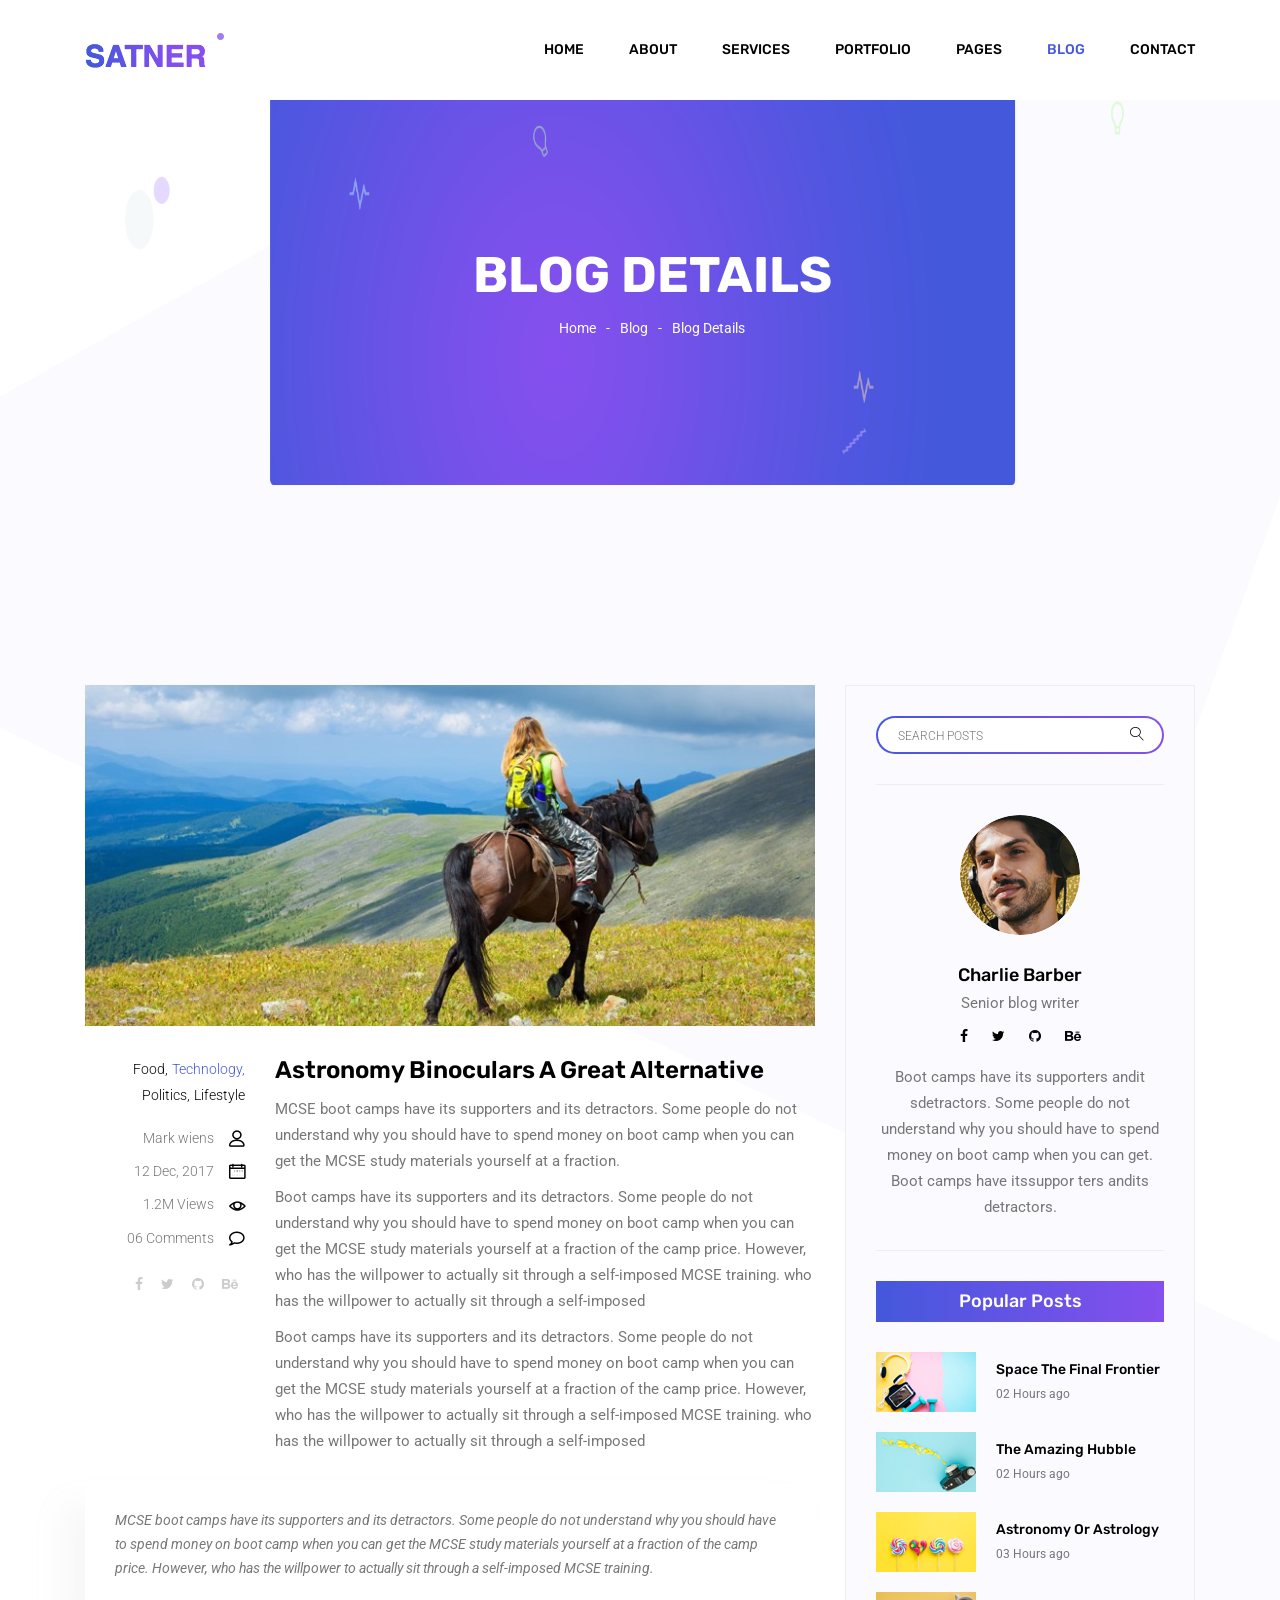
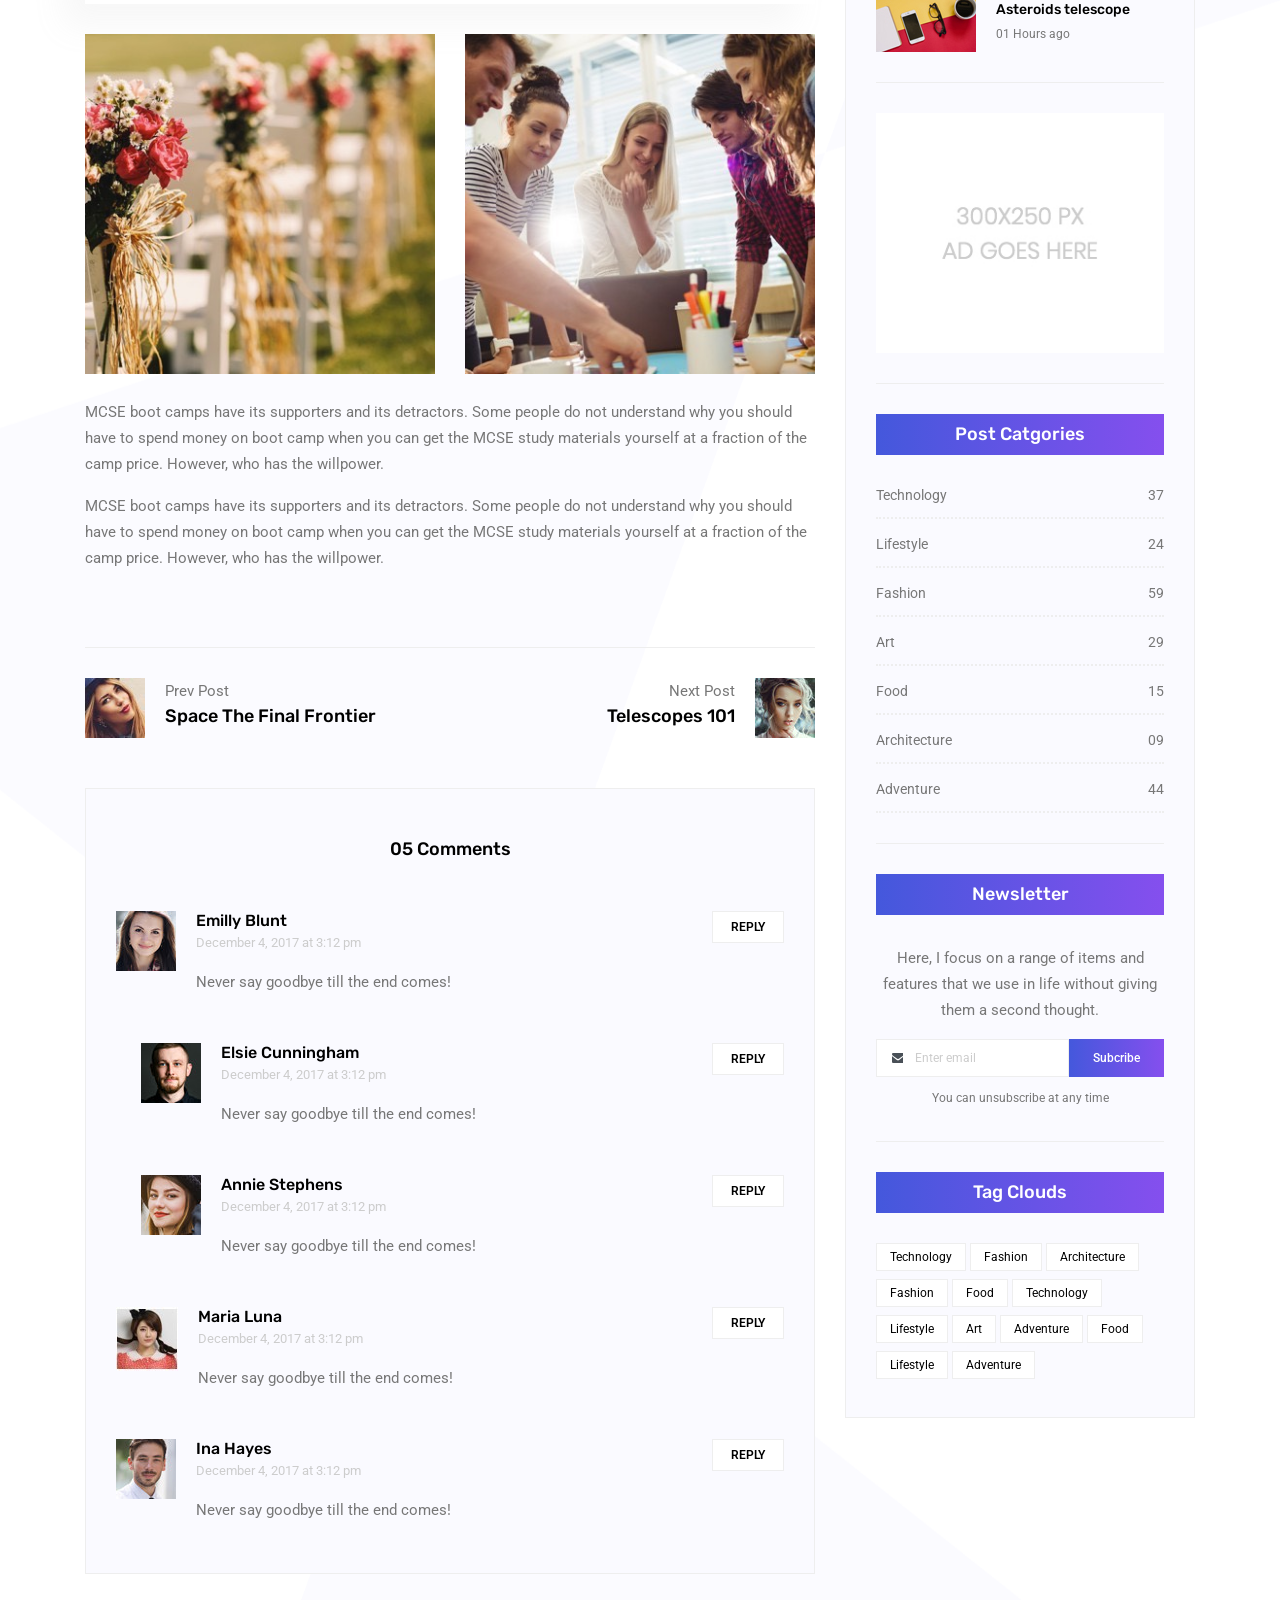
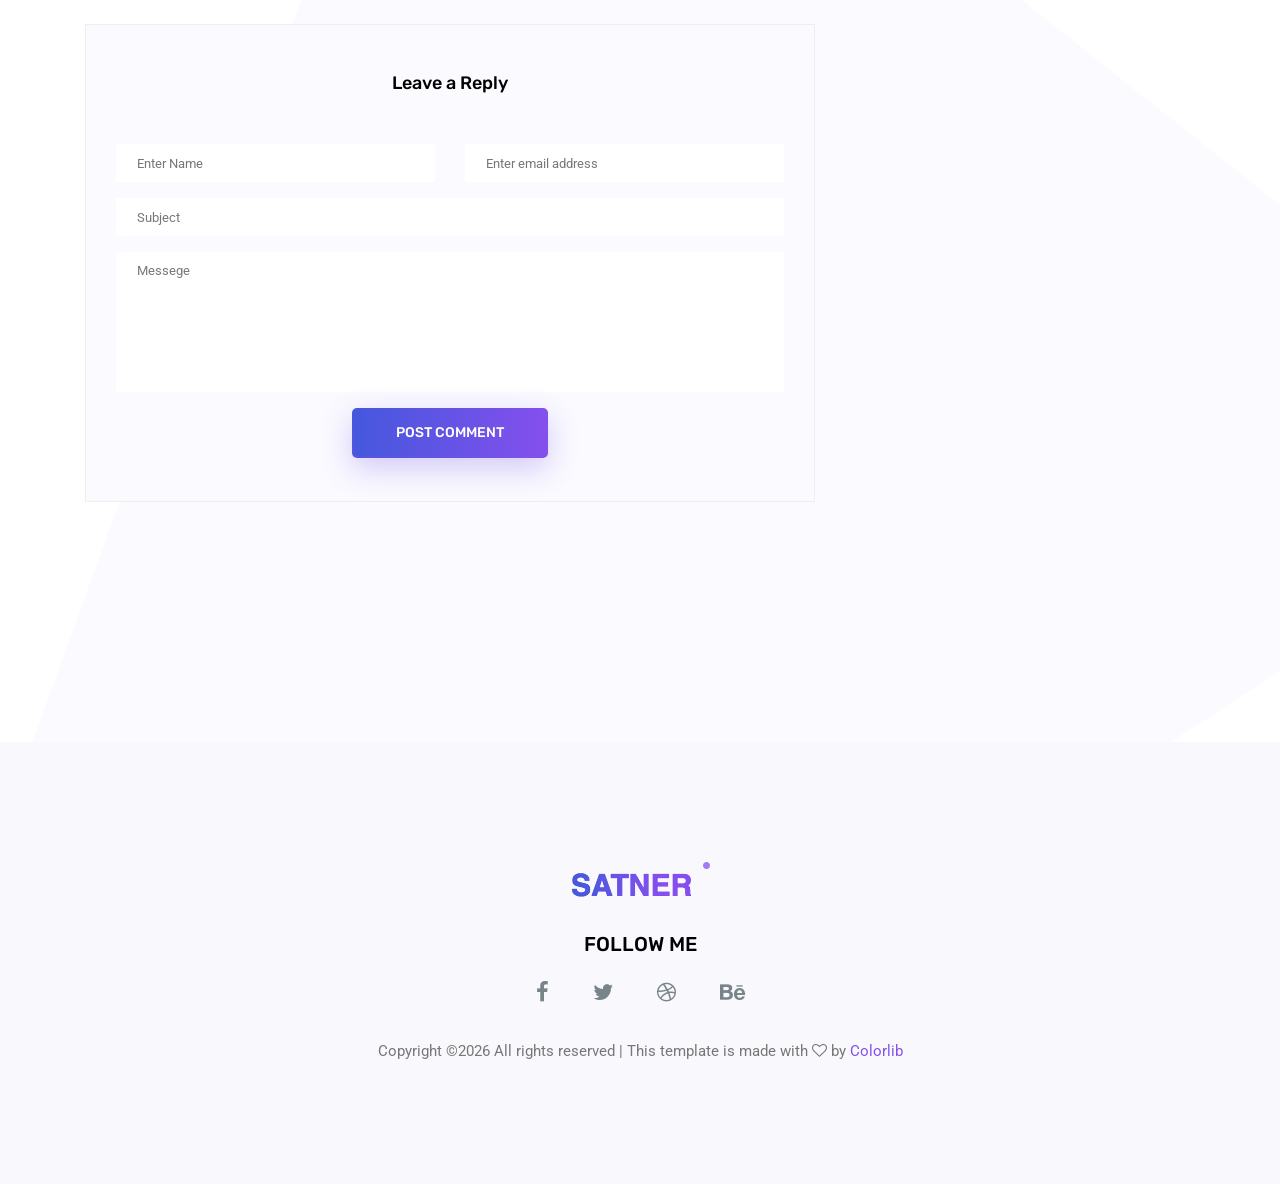
<file: single-blog.html>
<!doctype html>
<html lang="en">

<head>
	<!-- Required meta tags -->
	<meta charset="utf-8">
	<meta name="viewport" content="width=device-width, initial-scale=1, shrink-to-fit=no">
	<link rel="icon" href="img/favicon.png" type="image/png">
	<title>Blog Details</title>
	<!-- Bootstrap CSS -->
	<link rel="stylesheet" href="css/bootstrap.css">
	<link rel="stylesheet" href="vendors/linericon/style.css">
	<link rel="stylesheet" href="css/font-awesome.min.css">
	<link rel="stylesheet" href="vendors/owl-carousel/owl.carousel.min.css">
	<link rel="stylesheet" href="css/magnific-popup.css">
	<link rel="stylesheet" href="vendors/nice-select/css/nice-select.css">
	<!-- main css -->
	<link rel="stylesheet" href="css/style.css">
</head>

<body class="blog_version">

	<!--================ Start Header Area =================-->
	<header class="header_area">
		<div class="main_menu">
			<nav class="navbar navbar-expand-lg navbar-light">
				<div class="container">
					<!-- Brand and toggle get grouped for better mobile display -->
					<a class="navbar-brand logo_h" href="index.html"><img src="img/logo.png" alt=""></a>
					<button class="navbar-toggler" type="button" data-toggle="collapse" data-target="#navbarSupportedContent"
					 aria-controls="navbarSupportedContent" aria-expanded="false" aria-label="Toggle navigation">
						<span class="icon-bar"></span>
						<span class="icon-bar"></span>
						<span class="icon-bar"></span>
					</button>
					<!-- Collect the nav links, forms, and other content for toggling -->
					<div class="collapse navbar-collapse offset" id="navbarSupportedContent">
						<ul class="nav navbar-nav menu_nav justify-content-end">
							<li class="nav-item"><a class="nav-link" href="index.html">Home</a></li>
							<li class="nav-item"><a class="nav-link" href="about.html">About</a></li>
							<li class="nav-item"><a class="nav-link" href="services.html">Services</a></li>
							<li class="nav-item"><a class="nav-link" href="portfolio.html">Portfolio</a></li>
							<li class="nav-item submenu dropdown">
								<a href="#" class="nav-link dropdown-toggle" data-toggle="dropdown" role="button" aria-haspopup="true"
								 aria-expanded="false">Pages</a>
								<ul class="dropdown-menu">
                                    <li class="nav-item"><a class="nav-link" href="elements.html">Elements</a></li>
                                    <li class="nav-item"><a class="nav-link" href="portfolio-details.html">Portfolio Details</a></li>
								</ul>
							</li>
							<li class="nav-item submenu dropdown active">
								<a href="#" class="nav-link dropdown-toggle" data-toggle="dropdown" role="button" aria-haspopup="true"
								 aria-expanded="false">Blog</a>
								<ul class="dropdown-menu">
									<li class="nav-item"><a class="nav-link" href="blog.html">Blog</a></li>
									<li class="nav-item"><a class="nav-link" href="single-blog.html">Blog Details</a></li>
								</ul>
							</li>
							<li class="nav-item"><a class="nav-link" href="contact.html">Contact</a></li>
						</ul>
					</div>
				</div>
			</nav>
		</div>
	</header>
	<!--================ End Header Area =================-->

    <!--================ Start Banner Area =================-->
    <section class="banner_area">
        <div class="banner_inner d-flex align-items-center">
            <div class="container">
                <div class="banner_content text-center">
                    <h2>Blog Details</h2>
                    <div class="page_link">
                        <a href="index.html">Home</a>
                        <a href="blog.html">Blog</a>
                        <a href="single-blog.html">Blog Details</a>
                    </div>
                </div>
            </div>
        </div>
    </section>
    <!--================ End Banner Area =================-->
    
    <!--================Blog Area =================-->
    <section class="blog_area single-post-area section_gap">
        <div class="container">
            <div class="row">
                <div class="col-lg-8 posts-list">
                    <div class="single-post row">
                        <div class="col-lg-12">
                            <div class="feature-img">
                                <img class="img-fluid" src="img/blog/feature-img1.jpg" alt="">
                            </div>									
                        </div>
                        <div class="col-lg-3  col-md-3">
                            <div class="blog_info text-right">
                                <div class="post_tag">
                                    <a href="#">Food,</a>
                                    <a class="active" href="#">Technology,</a>
                                    <a href="#">Politics,</a>
                                    <a href="#">Lifestyle</a>
                                </div>
                                <ul class="blog_meta list">
                                    <li><a href="#">Mark wiens<i class="lnr lnr-user"></i></a></li>
                                    <li><a href="#">12 Dec, 2017<i class="lnr lnr-calendar-full"></i></a></li>
                                    <li><a href="#">1.2M Views<i class="lnr lnr-eye"></i></a></li>
                                    <li><a href="#">06 Comments<i class="lnr lnr-bubble"></i></a></li>
                                </ul>
                                <ul class="social-links">
                                    <li><a href="#"><i class="fa fa-facebook"></i></a></li>
                                    <li><a href="#"><i class="fa fa-twitter"></i></a></li>
                                    <li><a href="#"><i class="fa fa-github"></i></a></li>
                                    <li><a href="#"><i class="fa fa-behance"></i></a></li>
                                </ul>
                            </div>
                        </div>
                        <div class="col-lg-9 col-md-9 blog_details">
                            <h2>Astronomy Binoculars A Great Alternative</h2>
                            <p class="excert">
                                MCSE boot camps have its supporters and its detractors. Some people do not understand why you should have to spend money on boot camp when you can get the MCSE study materials yourself at a fraction.
                            </p>
                            <p>
                                Boot camps have its supporters and its detractors. Some people do not understand why you should have to spend money on boot camp when you can get the MCSE study materials yourself at a fraction of the camp price. However, who has the willpower to actually sit through a self-imposed MCSE training. who has the willpower to actually sit through a self-imposed
                            </p>
                            <p>
                                Boot camps have its supporters and its detractors. Some people do not understand why you should have to spend money on boot camp when you can get the MCSE study materials yourself at a fraction of the camp price. However, who has the willpower to actually sit through a self-imposed MCSE training. who has the willpower to actually sit through a self-imposed
                            </p>
                        </div>
                        <div class="col-lg-12">
                            <div class="quotes">
                                MCSE boot camps have its supporters and its detractors. Some people do not understand why you should have to spend money on boot camp when you can get the MCSE study materials yourself at a fraction of the camp price. However, who has the willpower to actually sit through a self-imposed MCSE training.										
                            </div>
                            <div class="row">
                                <div class="col-6">
                                    <img class="img-fluid" src="img/blog/post-img1.jpg" alt="">
                                </div>
                                <div class="col-6">
                                    <img class="img-fluid" src="img/blog/post-img2.jpg" alt="">
                                </div>	
                                <div class="col-lg-12 mt-25">
                                    <p>
                                        MCSE boot camps have its supporters and its detractors. Some people do not understand why you should have to spend money on boot camp when you can get the MCSE study materials yourself at a fraction of the camp price. However, who has the willpower.
                                    </p>
                                    <p>
                                        MCSE boot camps have its supporters and its detractors. Some people do not understand why you should have to spend money on boot camp when you can get the MCSE study materials yourself at a fraction of the camp price. However, who has the willpower.
                                    </p>											
                                </div>									
                            </div>
                        </div>
                    </div>
                    <div class="navigation-area">
                        <div class="row">
                            <div class="col-lg-6 col-md-6 col-12 nav-left flex-row d-flex justify-content-start align-items-center">
                                <div class="thumb">
                                    <a href="#"><img class="img-fluid" src="img/blog/prev.jpg" alt=""></a>
                                </div>
                                <div class="arrow">
                                    <a href="#"><span class="lnr text-white lnr-arrow-left"></span></a>
                                </div>
                                <div class="detials">
                                    <p>Prev Post</p>
                                    <a href="#"><h4>Space The Final Frontier</h4></a>
                                </div>
                            </div>
                            <div class="col-lg-6 col-md-6 col-12 nav-right flex-row d-flex justify-content-end align-items-center">
                                <div class="detials">
                                    <p>Next Post</p>
                                    <a href="#"><h4>Telescopes 101</h4></a>
                                </div>
                                <div class="arrow">
                                    <a href="#"><span class="lnr text-white lnr-arrow-right"></span></a>
                                </div>
                                <div class="thumb">
                                    <a href="#"><img class="img-fluid" src="img/blog/next.jpg" alt=""></a>
                                </div>										
                            </div>									
                        </div>
                    </div>
                    <div class="comments-area">
                        <h4>05 Comments</h4>
                        <div class="comment-list">
                            <div class="single-comment justify-content-between d-flex">
                                <div class="user justify-content-between d-flex">
                                    <div class="thumb">
                                        <img src="img/blog/c1.jpg" alt="">
                                    </div>
                                    <div class="desc">
                                        <h5><a href="#">Emilly Blunt</a></h5>
                                        <p class="date">December 4, 2017 at 3:12 pm </p>
                                        <p class="comment">
                                            Never say goodbye till the end comes!
                                        </p>
                                    </div>
                                </div>
                                <div class="reply-btn">
                                        <a href="" class="btn-reply text-uppercase">reply</a> 
                                </div>
                            </div>
                        </div>	
                        <div class="comment-list left-padding">
                            <div class="single-comment justify-content-between d-flex">
                                <div class="user justify-content-between d-flex">
                                    <div class="thumb">
                                        <img src="img/blog/c2.jpg" alt="">
                                    </div>
                                    <div class="desc">
                                        <h5><a href="#">Elsie Cunningham</a></h5>
                                        <p class="date">December 4, 2017 at 3:12 pm </p>
                                        <p class="comment">
                                            Never say goodbye till the end comes!
                                        </p>
                                    </div>
                                </div>
                                <div class="reply-btn">
                                        <a href="" class="btn-reply text-uppercase">reply</a> 
                                </div>
                            </div>
                        </div>	
                        <div class="comment-list left-padding">
                            <div class="single-comment justify-content-between d-flex">
                                <div class="user justify-content-between d-flex">
                                    <div class="thumb">
                                        <img src="img/blog/c3.jpg" alt="">
                                    </div>
                                    <div class="desc">
                                        <h5><a href="#">Annie Stephens</a></h5>
                                        <p class="date">December 4, 2017 at 3:12 pm </p>
                                        <p class="comment">
                                            Never say goodbye till the end comes!
                                        </p>
                                    </div>
                                </div>
                                <div class="reply-btn">
                                        <a href="" class="btn-reply text-uppercase">reply</a> 
                                </div>
                            </div>
                        </div>	
                        <div class="comment-list">
                            <div class="single-comment justify-content-between d-flex">
                                <div class="user justify-content-between d-flex">
                                    <div class="thumb">
                                        <img src="img/blog/c4.jpg" alt="">
                                    </div>
                                    <div class="desc">
                                        <h5><a href="#">Maria Luna</a></h5>
                                        <p class="date">December 4, 2017 at 3:12 pm </p>
                                        <p class="comment">
                                            Never say goodbye till the end comes!
                                        </p>
                                    </div>
                                </div>
                                <div class="reply-btn">
                                        <a href="" class="btn-reply text-uppercase">reply</a> 
                                </div>
                            </div>
                        </div>	
                        <div class="comment-list">
                            <div class="single-comment justify-content-between d-flex">
                                <div class="user justify-content-between d-flex">
                                    <div class="thumb">
                                        <img src="img/blog/c5.jpg" alt="">
                                    </div>
                                    <div class="desc">
                                        <h5><a href="#">Ina Hayes</a></h5>
                                        <p class="date">December 4, 2017 at 3:12 pm </p>
                                        <p class="comment">
                                            Never say goodbye till the end comes!
                                        </p>
                                    </div>
                                </div>
                                <div class="reply-btn">
                                        <a href="" class="btn-reply text-uppercase">reply</a> 
                                </div>
                            </div>
                        </div>	                                             				
                    </div>
                    <div class="comment-form">
                        <h4>Leave a Reply</h4>
                        <form>
                            <div class="form-group form-inline">
                                <div class="form-group col-lg-6 col-md-6 name">
                                <input type="text" class="form-control" id="name" placeholder="Enter Name" onfocus="this.placeholder = ''" onblur="this.placeholder = 'Enter Name'">
                                </div>
                                <div class="form-group col-lg-6 col-md-6 email">
                                <input type="email" class="form-control" id="email" placeholder="Enter email address" onfocus="this.placeholder = ''" onblur="this.placeholder = 'Enter email address'">
                                </div>										
                            </div>
                            <div class="form-group">
                                <input type="text" class="form-control" id="subject" placeholder="Subject" onfocus="this.placeholder = ''" onblur="this.placeholder = 'Subject'">
                            </div>
                            <div class="form-group">
                                <textarea class="form-control mb-10" rows="5" name="message" placeholder="Messege" onfocus="this.placeholder = ''" onblur="this.placeholder = 'Messege'" required=""></textarea>
                            </div>
                            <a href="#" class="primary-btn primary_btn"><span>Post Comment</span></a>	
                        </form>
                    </div>
                </div>
                <div class="col-lg-4">
                    <div class="blog_right_sidebar">
                        <aside class="single_sidebar_widget search_widget">
                            <div class="input-group">
                                <input type="text" class="form-control" placeholder="Search Posts">
                                <span class="input-group-btn">
                                    <button class="btn btn-default" type="button"><i class="lnr lnr-magnifier"></i></button>
                                </span>
                            </div><!-- /input-group -->
                            <div class="br"></div>
                        </aside>
                        <aside class="single_sidebar_widget author_widget">
                            <img class="author_img rounded-circle" src="img/blog/author.png" alt="">
                            <h4>Charlie Barber</h4>
                            <p>Senior blog writer</p>
                            <div class="social_icon">
                                <a href="#"><i class="fa fa-facebook"></i></a>
                                <a href="#"><i class="fa fa-twitter"></i></a>
                                <a href="#"><i class="fa fa-github"></i></a>
                                <a href="#"><i class="fa fa-behance"></i></a>
                            </div>
                            <p>Boot camps have its supporters andit sdetractors. Some people do not understand why you should have to spend money on boot camp when you can get. Boot camps have itssuppor ters andits detractors.</p>
                            <div class="br"></div>
                        </aside>
                        <aside class="single_sidebar_widget popular_post_widget">
                            <h3 class="widget_title">Popular Posts</h3>
                            <div class="media post_item">
                                <img src="img/blog/popular-post/post1.jpg" alt="post">
                                <div class="media-body">
                                    <a href="blog-details.html"><h3>Space The Final Frontier</h3></a>
                                    <p>02 Hours ago</p>
                                </div>
                            </div>
                            <div class="media post_item">
                                <img src="img/blog/popular-post/post2.jpg" alt="post">
                                <div class="media-body">
                                    <a href="blog-details.html"><h3>The Amazing Hubble</h3></a>
                                    <p>02 Hours ago</p>
                                </div>
                            </div>
                            <div class="media post_item">
                                <img src="img/blog/popular-post/post3.jpg" alt="post">
                                <div class="media-body">
                                    <a href="blog-details.html"><h3>Astronomy Or Astrology</h3></a>
                                    <p>03 Hours ago</p>
                                </div>
                            </div>
                            <div class="media post_item">
                                <img src="img/blog/popular-post/post4.jpg" alt="post">
                                <div class="media-body">
                                    <a href="blog-details.html"><h3>Asteroids telescope</h3></a>
                                    <p>01 Hours ago</p>
                                </div>
                            </div>
                            <div class="br"></div>
                        </aside>
                        <aside class="single_sidebar_widget ads_widget">
                            <a href="#"><img class="img-fluid" src="img/blog/add.jpg" alt=""></a>
                            <div class="br"></div>
                        </aside>
                        <aside class="single_sidebar_widget post_category_widget">
                            <h4 class="widget_title">Post Catgories</h4>
                            <ul class="list cat-list">
                                <li>
                                    <a href="#" class="d-flex justify-content-between">
                                        <p>Technology</p>
                                        <p>37</p>
                                    </a>
                                </li>
                                <li>
                                    <a href="#" class="d-flex justify-content-between">
                                        <p>Lifestyle</p>
                                        <p>24</p>
                                    </a>
                                </li>
                                <li>
                                    <a href="#" class="d-flex justify-content-between">
                                        <p>Fashion</p>
                                        <p>59</p>
                                    </a>
                                </li>
                                <li>
                                    <a href="#" class="d-flex justify-content-between">
                                        <p>Art</p>
                                        <p>29</p>
                                    </a>
                                </li>
                                <li>
                                    <a href="#" class="d-flex justify-content-between">
                                        <p>Food</p>
                                        <p>15</p>
                                    </a>
                                </li>
                                <li>
                                    <a href="#" class="d-flex justify-content-between">
                                        <p>Architecture</p>
                                        <p>09</p>
                                    </a>
                                </li>
                                <li>
                                    <a href="#" class="d-flex justify-content-between">
                                        <p>Adventure</p>
                                        <p>44</p>
                                    </a>
                                </li>															
                            </ul>
                            <div class="br"></div>
                        </aside>
                        <aside class="single-sidebar-widget newsletter_widget">
                            <h4 class="widget_title">Newsletter</h4>
                            <p>
                            Here, I focus on a range of items and features that we use in life without
                            giving them a second thought.
                            </p>
                            <div class="form-group d-flex flex-row">
                                <div class="input-group">
                                    <div class="input-group-prepend">
                                        <div class="input-group-text"><i class="fa fa-envelope" aria-hidden="true"></i></div>
                                    </div>
                                    <input type="text" class="form-control" id="inlineFormInputGroup" placeholder="Enter email" onfocus="this.placeholder = ''" onblur="this.placeholder = 'Enter email'">
                                </div>
                                <a href="#" class="bbtns">Subcribe</a>
                            </div>	
                            <p class="text-bottom">You can unsubscribe at any time</p>	
                            <div class="br"></div>							
                        </aside>
                        <aside class="single-sidebar-widget tag_cloud_widget">
                            <h4 class="widget_title">Tag Clouds</h4>
                            <ul class="list">
                                <li><a href="#">Technology</a></li>
                                <li><a href="#">Fashion</a></li>
                                <li><a href="#">Architecture</a></li>
                                <li><a href="#">Fashion</a></li>
                                <li><a href="#">Food</a></li>
                                <li><a href="#">Technology</a></li>
                                <li><a href="#">Lifestyle</a></li>
                                <li><a href="#">Art</a></li>
                                <li><a href="#">Adventure</a></li>
                                <li><a href="#">Food</a></li>
                                <li><a href="#">Lifestyle</a></li>
                                <li><a href="#">Adventure</a></li>
                            </ul>
                        </aside>
                    </div>
                </div>
            </div>
        </div>
    </section>
    <!--================Blog Area =================-->
        
    <!--================Footer Area =================-->
	<footer class="footer_area">
        <div class="container">
            <div class="row justify-content-center">
                <div class="col-lg-12">
                    <div class="footer_top flex-column">
                        <div class="footer_logo">
                            <a href="#">
                                <img src="img/logo.png" alt="">
                            </a>
                            <h4>Follow Me</h4>
                        </div>
                        <div class="footer_social">
                            <a href="#"><i class="fa fa-facebook"></i></a>
                            <a href="#"><i class="fa fa-twitter"></i></a>
                            <a href="#"><i class="fa fa-dribbble"></i></a>
                            <a href="#"><i class="fa fa-behance"></i></a>
                        </div>
                    </div>
                </div>
            </div>
            <div class="row footer_bottom justify-content-center">
                <p class="col-lg-8 col-sm-12 footer-text">
                    <!-- Link back to Colorlib can't be removed. Template is licensed under CC BY 3.0. -->
Copyright &copy;<script>document.write(new Date().getFullYear());</script> All rights reserved | This template is made with <i class="fa fa-heart-o" aria-hidden="true"></i> by <a href="https://colorlib.com" target="_blank">Colorlib</a>
<!-- Link back to Colorlib can't be removed. Template is licensed under CC BY 3.0. --></p>
            </div>
        </div>
    </footer>
    <!--================End Footer Area =================-->
       
        <!-- Optional JavaScript -->
        <!-- jQuery first, then Popper.js, then Bootstrap JS -->
        <script src="js/jquery-3.2.1.min.js"></script>
        <script src="js/popper.js"></script>
        <script src="js/bootstrap.min.js"></script>
        <script src="js/stellar.js"></script>
        <script src="vendors/lightbox/simpleLightbox.min.js"></script>
        <script src="vendors/nice-select/js/jquery.nice-select.min.js"></script>
        <script src="vendors/isotope/imagesloaded.pkgd.min.js"></script>
        <script src="vendors/isotope/isotope-min.js"></script>
        <script src="vendors/owl-carousel/owl.carousel.min.js"></script>
        <script src="js/jquery.ajaxchimp.min.js"></script>
        <script src="js/mail-script.js"></script>
        <script src="js/theme.js"></script>
    </body>
    </html>
</file>
<file: vendors/linericon/style.css>
@font-face {
	font-family: 'Linearicons-Free';
	src:url('fonts/Linearicons-Free.eot?w118d');
	src:url('fonts/Linearicons-Free.eot?#iefixw118d') format('embedded-opentype'),
		url('fonts/Linearicons-Free.woff2?w118d') format('woff2'),
		url('fonts/Linearicons-Free.woff?w118d') format('woff'),
		url('fonts/Linearicons-Free.ttf?w118d') format('truetype'),
		url('fonts/Linearicons-Free.svg?w118d#Linearicons-Free') format('svg');
	font-weight: normal;
	font-style: normal;
}

.lnr {
	font-family: 'Linearicons-Free';
	speak: none;
	font-style: normal;
	font-weight: normal;
	font-variant: normal;
	text-transform: none;
	line-height: 1;

	/* Better Font Rendering =========== */
	-webkit-font-smoothing: antialiased;
	-moz-osx-font-smoothing: grayscale;
}

.lnr-home:before {
	content: "\e800";
}
.lnr-apartment:before {
	content: "\e801";
}
.lnr-pencil:before {
	content: "\e802";
}
.lnr-magic-wand:before {
	content: "\e803";
}
.lnr-drop:before {
	content: "\e804";
}
.lnr-lighter:before {
	content: "\e805";
}
.lnr-poop:before {
	content: "\e806";
}
.lnr-sun:before {
	content: "\e807";
}
.lnr-moon:before {
	content: "\e808";
}
.lnr-cloud:before {
	content: "\e809";
}
.lnr-cloud-upload:before {
	content: "\e80a";
}
.lnr-cloud-download:before {
	content: "\e80b";
}
.lnr-cloud-sync:before {
	content: "\e80c";
}
.lnr-cloud-check:before {
	content: "\e80d";
}
.lnr-database:before {
	content: "\e80e";
}
.lnr-lock:before {
	content: "\e80f";
}
.lnr-cog:before {
	content: "\e810";
}
.lnr-trash:before {
	content: "\e811";
}
.lnr-dice:before {
	content: "\e812";
}
.lnr-heart:before {
	content: "\e813";
}
.lnr-star:before {
	content: "\e814";
}
.lnr-star-half:before {
	content: "\e815";
}
.lnr-star-empty:before {
	content: "\e816";
}
.lnr-flag:before {
	content: "\e817";
}
.lnr-envelope:before {
	content: "\e818";
}
.lnr-paperclip:before {
	content: "\e819";
}
.lnr-inbox:before {
	content: "\e81a";
}
.lnr-eye:before {
	content: "\e81b";
}
.lnr-printer:before {
	content: "\e81c";
}
.lnr-file-empty:before {
	content: "\e81d";
}
.lnr-file-add:before {
	content: "\e81e";
}
.lnr-enter:before {
	content: "\e81f";
}
.lnr-exit:before {
	content: "\e820";
}
.lnr-graduation-hat:before {
	content: "\e821";
}
.lnr-license:before {
	content: "\e822";
}
.lnr-music-note:before {
	content: "\e823";
}
.lnr-film-play:before {
	content: "\e824";
}
.lnr-camera-video:before {
	content: "\e825";
}
.lnr-camera:before {
	content: "\e826";
}
.lnr-picture:before {
	content: "\e827";
}
.lnr-book:before {
	content: "\e828";
}
.lnr-bookmark:before {
	content: "\e829";
}
.lnr-user:before {
	content: "\e82a";
}
.lnr-users:before {
	content: "\e82b";
}
.lnr-shirt:before {
	content: "\e82c";
}
.lnr-store:before {
	content: "\e82d";
}
.lnr-cart:before {
	content: "\e82e";
}
.lnr-tag:before {
	content: "\e82f";
}
.lnr-phone-handset:before {
	content: "\e830";
}
.lnr-phone:before {
	content: "\e831";
}
.lnr-pushpin:before {
	content: "\e832";
}
.lnr-map-marker:before {
	content: "\e833";
}
.lnr-map:before {
	content: "\e834";
}
.lnr-location:before {
	content: "\e835";
}
.lnr-calendar-full:before {
	content: "\e836";
}
.lnr-keyboard:before {
	content: "\e837";
}
.lnr-spell-check:before {
	content: "\e838";
}
.lnr-screen:before {
	content: "\e839";
}
.lnr-smartphone:before {
	content: "\e83a";
}
.lnr-tablet:before {
	content: "\e83b";
}
.lnr-laptop:before {
	content: "\e83c";
}
.lnr-laptop-phone:before {
	content: "\e83d";
}
.lnr-power-switch:before {
	content: "\e83e";
}
.lnr-bubble:before {
	content: "\e83f";
}
.lnr-heart-pulse:before {
	content: "\e840";
}
.lnr-construction:before {
	content: "\e841";
}
.lnr-pie-chart:before {
	content: "\e842";
}
.lnr-chart-bars:before {
	content: "\e843";
}
.lnr-gift:before {
	content: "\e844";
}
.lnr-diamond:before {
	content: "\e845";
}
.lnr-linearicons:before {
	content: "\e846";
}
.lnr-dinner:before {
	content: "\e847";
}
.lnr-coffee-cup:before {
	content: "\e848";
}
.lnr-leaf:before {
	content: "\e849";
}
.lnr-paw:before {
	content: "\e84a";
}
.lnr-rocket:before {
	content: "\e84b";
}
.lnr-briefcase:before {
	content: "\e84c";
}
.lnr-bus:before {
	content: "\e84d";
}
.lnr-car:before {
	content: "\e84e";
}
.lnr-train:before {
	content: "\e84f";
}
.lnr-bicycle:before {
	content: "\e850";
}
.lnr-wheelchair:before {
	content: "\e851";
}
.lnr-select:before {
	content: "\e852";
}
.lnr-earth:before {
	content: "\e853";
}
.lnr-smile:before {
	content: "\e854";
}
.lnr-sad:before {
	content: "\e855";
}
.lnr-neutral:before {
	content: "\e856";
}
.lnr-mustache:before {
	content: "\e857";
}
.lnr-alarm:before {
	content: "\e858";
}
.lnr-bullhorn:before {
	content: "\e859";
}
.lnr-volume-high:before {
	content: "\e85a";
}
.lnr-volume-medium:before {
	content: "\e85b";
}
.lnr-volume-low:before {
	content: "\e85c";
}
.lnr-volume:before {
	content: "\e85d";
}
.lnr-mic:before {
	content: "\e85e";
}
.lnr-hourglass:before {
	content: "\e85f";
}
.lnr-undo:before {
	content: "\e860";
}
.lnr-redo:before {
	content: "\e861";
}
.lnr-sync:before {
	content: "\e862";
}
.lnr-history:before {
	content: "\e863";
}
.lnr-clock:before {
	content: "\e864";
}
.lnr-download:before {
	content: "\e865";
}
.lnr-upload:before {
	content: "\e866";
}
.lnr-enter-down:before {
	content: "\e867";
}
.lnr-exit-up:before {
	content: "\e868";
}
.lnr-bug:before {
	content: "\e869";
}
.lnr-code:before {
	content: "\e86a";
}
.lnr-link:before {
	content: "\e86b";
}
.lnr-unlink:before {
	content: "\e86c";
}
.lnr-thumbs-up:before {
	content: "\e86d";
}
.lnr-thumbs-down:before {
	content: "\e86e";
}
.lnr-magnifier:before {
	content: "\e86f";
}
.lnr-cross:before {
	content: "\e870";
}
.lnr-menu:before {
	content: "\e871";
}
.lnr-list:before {
	content: "\e872";
}
.lnr-chevron-up:before {
	content: "\e873";
}
.lnr-chevron-down:before {
	content: "\e874";
}
.lnr-chevron-left:before {
	content: "\e875";
}
.lnr-chevron-right:before {
	content: "\e876";
}
.lnr-arrow-up:before {
	content: "\e877";
}
.lnr-arrow-down:before {
	content: "\e878";
}
.lnr-arrow-left:before {
	content: "\e879";
}
.lnr-arrow-right:before {
	content: "\e87a";
}
.lnr-move:before {
	content: "\e87b";
}
.lnr-warning:before {
	content: "\e87c";
}
.lnr-question-circle:before {
	content: "\e87d";
}
.lnr-menu-circle:before {
	content: "\e87e";
}
.lnr-checkmark-circle:before {
	content: "\e87f";
}
.lnr-cross-circle:before {
	content: "\e880";
}
.lnr-plus-circle:before {
	content: "\e881";
}
.lnr-circle-minus:before {
	content: "\e882";
}
.lnr-arrow-up-circle:before {
	content: "\e883";
}
.lnr-arrow-down-circle:before {
	content: "\e884";
}
.lnr-arrow-left-circle:before {
	content: "\e885";
}
.lnr-arrow-right-circle:before {
	content: "\e886";
}
.lnr-chevron-up-circle:before {
	content: "\e887";
}
.lnr-chevron-down-circle:before {
	content: "\e888";
}
.lnr-chevron-left-circle:before {
	content: "\e889";
}
.lnr-chevron-right-circle:before {
	content: "\e88a";
}
.lnr-crop:before {
	content: "\e88b";
}
.lnr-frame-expand:before {
	content: "\e88c";
}
.lnr-frame-contract:before {
	content: "\e88d";
}
.lnr-layers:before {
	content: "\e88e";
}
.lnr-funnel:before {
	content: "\e88f";
}
.lnr-text-format:before {
	content: "\e890";
}
.lnr-text-format-remove:before {
	content: "\e891";
}
.lnr-text-size:before {
	content: "\e892";
}
.lnr-bold:before {
	content: "\e893";
}
.lnr-italic:before {
	content: "\e894";
}
.lnr-underline:before {
	content: "\e895";
}
.lnr-strikethrough:before {
	content: "\e896";
}
.lnr-highlight:before {
	content: "\e897";
}
.lnr-text-align-left:before {
	content: "\e898";
}
.lnr-text-align-center:before {
	content: "\e899";
}
.lnr-text-align-right:before {
	content: "\e89a";
}
.lnr-text-align-justify:before {
	content: "\e89b";
}
.lnr-line-spacing:before {
	content: "\e89c";
}
.lnr-indent-increase:before {
	content: "\e89d";
}
.lnr-indent-decrease:before {
	content: "\e89e";
}
.lnr-pilcrow:before {
	content: "\e89f";
}
.lnr-direction-ltr:before {
	content: "\e8a0";
}
.lnr-direction-rtl:before {
	content: "\e8a1";
}
.lnr-page-break:before {
	content: "\e8a2";
}
.lnr-sort-alpha-asc:before {
	content: "\e8a3";
}
.lnr-sort-amount-asc:before {
	content: "\e8a4";
}
.lnr-hand:before {
	content: "\e8a5";
}
.lnr-pointer-up:before {
	content: "\e8a6";
}
.lnr-pointer-right:before {
	content: "\e8a7";
}
.lnr-pointer-down:before {
	content: "\e8a8";
}
.lnr-pointer-left:before {
	content: "\e8a9";
}
</file>
<file: vendors/nice-select/css/nice-select.css>
.nice-select {
  -webkit-tap-highlight-color: transparent;
  background-color: #fff;
  border-radius: 5px;
  border: solid 1px #e8e8e8;
  box-sizing: border-box;
  clear: both;
  cursor: pointer;
  display: block;
  float: left;
  font-family: inherit;
  font-size: 14px;
  font-weight: normal;
  height: 42px;
  line-height: 40px;
  outline: none;
  padding-left: 18px;
  padding-right: 30px;
  position: relative;
  text-align: left !important;
  -webkit-transition: all 0.2s ease-in-out;
  transition: all 0.2s ease-in-out;
  -webkit-user-select: none;
     -moz-user-select: none;
      -ms-user-select: none;
          user-select: none;
  white-space: nowrap;
  width: auto; }
  .nice-select:hover {
    border-color: #dbdbdb; }
  .nice-select:active, .nice-select.open, .nice-select:focus {
    border-color: #999; }
  .nice-select:after {
    border-bottom: 2px solid #999;
    border-right: 2px solid #999;
    content: '';
    display: block;
    height: 5px;
    margin-top: -4px;
    pointer-events: none;
    position: absolute;
    right: 12px;
    top: 50%;
    -webkit-transform-origin: 66% 66%;
        -ms-transform-origin: 66% 66%;
            transform-origin: 66% 66%;
    -webkit-transform: rotate(45deg);
        -ms-transform: rotate(45deg);
            transform: rotate(45deg);
    -webkit-transition: all 0.15s ease-in-out;
    transition: all 0.15s ease-in-out;
    width: 5px; }
  .nice-select.open:after {
    -webkit-transform: rotate(-135deg);
        -ms-transform: rotate(-135deg);
            transform: rotate(-135deg); }
  .nice-select.open .list {
    opacity: 1;
    pointer-events: auto;
    -webkit-transform: scale(1) translateY(0);
        -ms-transform: scale(1) translateY(0);
            transform: scale(1) translateY(0); }
  .nice-select.disabled {
    border-color: #ededed;
    color: #999;
    pointer-events: none; }
    .nice-select.disabled:after {
      border-color: #cccccc; }
  .nice-select.wide {
    width: 100%; }
    .nice-select.wide .list {
      left: 0 !important;
      right: 0 !important; }
  .nice-select.right {
    float: right; }
    .nice-select.right .list {
      left: auto;
      right: 0; }
  .nice-select.small {
    font-size: 12px;
    height: 36px;
    line-height: 34px; }
    .nice-select.small:after {
      height: 4px;
      width: 4px; }
    .nice-select.small .option {
      line-height: 34px;
      min-height: 34px; }
  .nice-select .list {
    background-color: #fff;
    border-radius: 5px;
    box-shadow: 0 0 0 1px rgba(68, 68, 68, 0.11);
    box-sizing: border-box;
    margin-top: 4px;
    opacity: 0;
    overflow: hidden;
    padding: 0;
    pointer-events: none;
    position: absolute;
    top: 100%;
    left: 0;
    -webkit-transform-origin: 50% 0;
        -ms-transform-origin: 50% 0;
            transform-origin: 50% 0;
    -webkit-transform: scale(0.75) translateY(-21px);
        -ms-transform: scale(0.75) translateY(-21px);
            transform: scale(0.75) translateY(-21px);
    -webkit-transition: all 0.2s cubic-bezier(0.5, 0, 0, 1.25), opacity 0.15s ease-out;
    transition: all 0.2s cubic-bezier(0.5, 0, 0, 1.25), opacity 0.15s ease-out;
    z-index: 9; }
    .nice-select .list:hover .option:not(:hover) {
      background-color: transparent !important; }
  .nice-select .option {
    cursor: pointer;
    font-weight: 400;
    line-height: 40px;
    list-style: none;
    min-height: 40px;
    outline: none;
    padding-left: 18px;
    padding-right: 29px;
    text-align: left;
    -webkit-transition: all 0.2s;
    transition: all 0.2s; }
    .nice-select .option:hover, .nice-select .option.focus, .nice-select .option.selected.focus {
      background-color: #f6f6f6; }
    .nice-select .option.selected {
      font-weight: bold; }
    .nice-select .option.disabled {
      background-color: transparent;
      color: #999;
      cursor: default; }

.no-csspointerevents .nice-select .list {
  display: none; }

.no-csspointerevents .nice-select.open .list {
  display: block; }
</file>
<file: css/style.css>
/*----------------------------------------------------
@File: Default Styles
@Author: SPONDON IT

This file contains the styling for the actual theme, this
is the file you need to edit to change the look of the
theme.
---------------------------------------------------- */
/*=====================================================================
@Template Name: HostHub Construction 
@Developed By: Naim Lasker
Author E-mail: naimlasker@gmail.com

=====================================================================*/
/*----------------------------------------------------*/
/*font Variables*/
/*Color Variables*/
/*=================== fonts ====================*/
@import url("https://fonts.googleapis.com/css?family=Roboto:400,500|Rubik:500,700");
/*---------------------------------------------------- */
/*----------------------------------------------------*/
/* Medium Layout: 1280px */
/* Tablet Layout: 768px */
/* Mobile Layout: 320px */
/* Wide Mobile Layout: 480px */
/*---------------------------------------------------- */
/*----------------------------------------------------*/
body {
  line-height: 26px;
  font-size: 15px;
  font-family: "Roboto", sans-serif;
  font-weight: 400;
  color: #777777;
  background: url(../img/body-bg.png) no-repeat center; }

h1,
h2,
h3,
h4,
h5,
h6 {
  font-family: "Rubik", sans-serif;
  font-weight: 500;
  color: #000000; }

.list {
  list-style: none;
  margin: 0px;
  padding: 0px; }

a {
  text-decoration: none;
  transition: all 0.3s ease-in-out; }
  a:hover, a:focus {
    text-decoration: none;
    outline: none; }

button:focus {
  outline: none;
  box-shadow: none; }

.mt-25 {
  margin-top: 25px; }

.p0 {
  padding-left: 0px;
  padding-right: 0px; }

.white_bg {
  background: #fff !important; }

.mb-50 {
  margin-bottom: 50px; }

.ml-15 {
  margin-left: 15px; }

.ml-20 {
  margin-left: 20px; }

.mt-50 {
  margin-top: 50px; }

/*---------------------------------------------------- */
/*----------------------------------------------------*/
.section_gap {
  padding: 200px 0; }
  @media (max-width: 1199px) {
    .section_gap {
      padding: 80px 0; } }

.section_gap_top {
  padding-top: 200px; }
  @media (max-width: 1199px) {
    .section_gap_top {
      padding-top: 80px; } }

.section_gap_bottom {
  padding-bottom: 200px; }
  @media (max-width: 1199px) {
    .section_gap_bottom {
      padding-bottom: 80px; } }

/* Main Title Area css
============================================================================================ */
.main_title {
  text-align: center;
  margin-bottom: 100px; }
  @media (max-width: 1199px) {
    .main_title {
      margin-bottom: 50px; } }
  .main_title h2 {
    font-size: 36px;
    font-weight: 700;
    margin-bottom: 15px;
    line-height: 50px;
    text-transform: uppercase; }
    @media (max-width: 991px) {
      .main_title h2 br {
        display: none; } }
    @media (max-width: 767px) {
      .main_title h2 {
        font-size: 30px;
        line-height: 34px; } }
  .main_title p {
    margin-bottom: 0px; }
    @media (max-width: 991px) {
      .main_title p br {
        display: none; } }
  .main_title.white h2 {
    color: #fff; }
  .main_title.white p {
    color: #fff;
    opacity: .6; }

/* End Main Title Area css
============================================================================================ */
/* Start Gradient Area css
============================================================================================ */
.gradient-bg, .header_area .navbar .nav .nav-item.submenu ul .nav-item:hover .nav-link, .blog_right_sidebar .widget_title, .blog_right_sidebar .newsletter_widget .bbtns, .blog_right_sidebar .tag_cloud_widget ul li a:hover, .blog-pagination .page-item.active .page-link, .blog-pagination .page-link:hover, .comments-area .btn-reply:hover {
  background: -webkit-linear-gradient(90deg, #4458dc 0%, #854fee 100%);
  background: -moz-linear-gradient(90deg, #4458dc 0%, #854fee 100%);
  background: -o-linear-gradient(90deg, #4458dc 0%, #854fee 100%);
  background: linear-gradient(90deg, #4458dc 0%, #854fee 100%); }

.border-gradient {
  border-image: -webkit-linear-gradient(90deg, #4458dc 0%, #854fee 100%);
  border-image: -moz-linear-gradient(90deg, #4458dc 0%, #854fee 100%);
  border-image: -o-linear-gradient(90deg, #4458dc 0%, #854fee 100%);
  border-image: linear-gradient(90deg, #4458dc 0%, #854fee 100%); }

.gradient-bg2 {
  background: -webkit-linear-gradient(90deg, #4458dc 0%, #854fee 100%);
  background: -moz-linear-gradient(90deg, #4458dc 0%, #854fee 100%);
  background: -o-linear-gradient(90deg, #4458dc 0%, #854fee 100%);
  background: linear-gradient(90deg, #4458dc 0%, #854fee 100%); }

.gradient-color, .contact_info .info_item i {
  background: -webkit-linear-gradient(90deg, #4458dc 0%, #854fee 100%);
  background: -moz-linear-gradient(90deg, #4458dc 0%, #854fee 100%);
  background: -o-linear-gradient(90deg, #4458dc 0%, #854fee 100%);
  background: linear-gradient(90deg, #4458dc 0%, #854fee 100%);
  -webkit-background-clip: text;
  -webkit-text-fill-color: transparent; }

/* End Gradient Area css
============================================================================================ */
.primary_btn {
  display: inline-block;
  color: #fff;
  letter-spacing: 0px;
  font-family: "Rubik", sans-serif;
  font-weight: 500;
  font-size: 14px;
  line-height: 46px;
  outline: none !important;
  text-align: center;
  cursor: pointer;
  text-transform: uppercase;
  border-radius: 5px;
  background-origin: border-box;
  background-clip: content-box, border-box;
  background-image: linear-gradient(to right, #4458dc 0%, #854fee 100%), radial-gradient(circle at top left, #4458dc, #854fee);
  border: double 2px transparent;
  box-shadow: 0px 10px 30px rgba(118, 85, 225, 0.3); }
  .primary_btn span {
    padding: 0 42px; }
  .primary_btn.tr-bg {
    background-image: linear-gradient(#ffffff, #ffffff), radial-gradient(circle at top left, #4458dc, #854fee);
    border: 2px solid transparent;
    color: #222222;
    box-shadow: none; }
    .primary_btn.tr-bg:hover {
      background-image: linear-gradient(to right, #4458dc 0%, #854fee 100%), radial-gradient(circle at top left, #4458dc, #854fee);
      border: double 2px transparent;
      color: #ffffff;
      box-shadow: 0px 10px 30px rgba(118, 85, 225, 0.3); }
  .primary_btn:hover {
    background-image: linear-gradient(#ffffff, #ffffff), radial-gradient(circle at top left, #4458dc, #854fee);
    border: 2px solid #854fee;
    color: #222222;
    box-shadow: none;
    background-clip: border-box; }

.overlay {
  position: absolute;
  left: 0;
  top: 0;
  height: 100%;
  width: 100%; }

/*---------------------------------------------------- */
/*----------------------------------------------------*/
.header_area {
  position: absolute;
  width: 100%;
  z-index: 9999;
  background: #ffffff; }
  .header_area .menu_nav {
    width: 100%; }
  .header_area .navbar {
    background: transparent;
    padding: 0px;
    border: 0px;
    border-radius: 0px;
    width: 100%; }
    .header_area .navbar .nav .nav-item {
      margin-right: 45px; }
      .header_area .navbar .nav .nav-item .nav-link {
        font: 500 14px/100px "Rubik", sans-serif;
        text-transform: uppercase;
        color: #000000;
        padding: 0px;
        display: inline-block; }
        .header_area .navbar .nav .nav-item .nav-link:after {
          display: none; }
      .header_area .navbar .nav .nav-item:hover .nav-link, .header_area .navbar .nav .nav-item.active .nav-link {
        color: #4458dc; }
      .header_area .navbar .nav .nav-item.submenu {
        position: relative; }
        .header_area .navbar .nav .nav-item.submenu ul {
          border: none;
          padding: 0px;
          border-radius: 0px;
          box-shadow: none;
          margin: 0px;
          background: #fff; }
          @media (min-width: 992px) {
            .header_area .navbar .nav .nav-item.submenu ul {
              position: absolute;
              top: 120%;
              left: 0px;
              min-width: 200px;
              text-align: left;
              opacity: 0;
              transition: all 300ms ease-in;
              visibility: hidden;
              display: block;
              border: none;
              padding: 0px;
              border-radius: 0px;
              box-shadow: 0px 10px 30px 0px rgba(0, 0, 0, 0.1); } }
          .header_area .navbar .nav .nav-item.submenu ul:before {
            content: "";
            width: 0;
            height: 0;
            border-style: solid;
            border-width: 10px 10px 0 10px;
            border-color: #eeeeee transparent transparent transparent;
            position: absolute;
            right: 24px;
            top: 45px;
            z-index: 3;
            opacity: 0;
            transition: all 400ms linear; }
          .header_area .navbar .nav .nav-item.submenu ul .nav-item {
            display: block;
            float: none;
            margin-right: 0px;
            border-bottom: 1px solid #ededed;
            margin-left: 0px;
            transition: all 0.4s linear; }
            .header_area .navbar .nav .nav-item.submenu ul .nav-item .nav-link {
              line-height: 45px;
              color: #000000;
              padding: 0px 30px;
              transition: all 150ms linear;
              display: block;
              text-transform: capitalize;
              margin-right: 0px; }
            .header_area .navbar .nav .nav-item.submenu ul .nav-item:last-child {
              border-bottom: none; }
            .header_area .navbar .nav .nav-item.submenu ul .nav-item:hover .nav-link {
              color: #fff; }
        @media (min-width: 992px) {
          .header_area .navbar .nav .nav-item.submenu:hover ul {
            visibility: visible;
            opacity: 1;
            top: 100%; } }
        .header_area .navbar .nav .nav-item.submenu:hover ul .nav-item {
          margin-top: 0px; }
      .header_area .navbar .nav .nav-item:last-child {
        margin-right: 0px; }
  .header_area.navbar_fixed .main_menu {
    position: fixed;
    width: 100%;
    top: -70px;
    left: 0;
    right: 0;
    background: #ffffff;
    transform: translateY(70px);
    transition: transform 500ms ease, background 500ms ease;
    -webkit-transition: transform 500ms ease, background 500ms ease;
    box-shadow: 0px 3px 16px 0px rgba(0, 0, 0, 0.1); }
    .header_area.navbar_fixed .main_menu .navbar .nav .nav-item .nav-link {
      line-height: 70px; }
  @media (min-width: 992px) {
    .header_area.white_menu .navbar .navbar-brand img {
      display: none; }
      .header_area.white_menu .navbar .navbar-brand img + img {
        display: inline-block; } }
  @media (max-width: 991px) {
    .header_area.white_menu .navbar .navbar-brand img {
      display: inline-block; }
      .header_area.white_menu .navbar .navbar-brand img + img {
        display: none; } }
  .header_area.white_menu .navbar .nav .nav-item .nav-link {
    color: #fff; }
  .header_area.white_menu.navbar_fixed .main_menu .navbar .navbar-brand img {
    display: inline-block; }
    .header_area.white_menu.navbar_fixed .main_menu .navbar .navbar-brand img + img {
      display: none; }
  .header_area.white_menu.navbar_fixed .main_menu .navbar .nav .nav-item .nav-link {
    line-height: 70px;
    color: #000000; }

.owl-carousel.off {
  display: -ms-flexbox;
  display: flex; }

/*---------------------------------------------------- */
/*----------------------------------------------------*/
/* Home Banner Area css
============================================================================================ */
.home_banner_area {
  z-index: 1;
  border-color: #f9f9ff;
  background-position: center;
  background-size: cover; }
  .home_banner_area .banner_inner {
    width: 100%; }
    .home_banner_area .banner_inner .home_right_img {
      padding-top: 197px; }
      @media (max-width: 1480px) {
        .home_banner_area .banner_inner .home_right_img img {
          max-width: 100%;
          height: auto; } }
      @media (max-width: 991px) {
        .home_banner_area .banner_inner .home_right_img {
          display: none; } }
    .home_banner_area .banner_inner .col-lg-7 {
      vertical-align: middle;
      align-self: center; }
    .home_banner_area .banner_inner .banner_content {
      text-align: left; }
      @media (max-width: 991px) {
        .home_banner_area .banner_inner .banner_content {
          margin-top: 150px; } }
      .home_banner_area .banner_inner .banner_content h3 {
        font-size: 40px;
        margin-bottom: 20px;
        position: relative; }
        .home_banner_area .banner_inner .banner_content h3:after {
          content: '';
          width: 410px;
          height: 2px;
          position: absolute;
          top: 50%;
          left: 23%;
          background: #000000; }
          @media (max-width: 575px) {
            .home_banner_area .banner_inner .banner_content h3:after {
              display: none; } }
      .home_banner_area .banner_inner .banner_content h1 {
        margin-top: 20px;
        font-size: 70px;
        line-height: 60px;
        margin-bottom: 25px; }
        @media (max-width: 1024px) {
          .home_banner_area .banner_inner .banner_content h1 {
            font-size: 60px; } }
        @media (max-width: 767px) {
          .home_banner_area .banner_inner .banner_content h1 {
            font-size: 50px; } }
      .home_banner_area .banner_inner .banner_content h5 {
        font-size: 24px;
        margin-bottom: 35px; }
      .home_banner_area .banner_inner .banner_content .primary_btn {
        margin-right: 20px; }

.banner_area {
  position: relative;
  z-index: 1;
  min-height: 485px; }
  @media (max-width: 1199px) {
    .banner_area {
      min-height: 350px; } }
  .banner_area .banner_inner {
    position: relative;
    overflow: hidden;
    width: 100%;
    min-height: 485px;
    background: url(../img/banner/common-banner.png) no-repeat right bottom;
    background-size: 90% 85%;
    width: 98%;
    z-index: 1; }
    @media (max-width: 1199px) {
      .banner_area .banner_inner {
        min-height: 350px; } }
    @media (max-width: 991px) {
      .banner_area .banner_inner {
        background: #854fee;
        width: 100%; } }
    .banner_area .banner_inner .banner_content {
      margin-left: 50px;
      margin-top: 100px; }
      @media (max-width: 991px) {
        .banner_area .banner_inner .banner_content {
          margin-left: 0px;
          margin-top: 50px; } }
      .banner_area .banner_inner .banner_content h2 {
        color: #fff;
        font-size: 50px;
        font-family: "Rubik", sans-serif;
        margin-bottom: 10px;
        text-transform: uppercase;
        font-weight: 700; }
        @media (max-width: 991px) {
          .banner_area .banner_inner .banner_content h2 {
            font-size: 30px; } }
      .banner_area .banner_inner .banner_content .page_link a {
        font-size: 14px;
        color: #fff;
        font-family: "Roboto", sans-serif;
        margin-right: 20px;
        position: relative; }
        .banner_area .banner_inner .banner_content .page_link a:before {
          content: "-";
          position: absolute;
          right: -14px;
          top: 50%;
          -webkit-transform: translateY(-50%);
          -moz-transform: translateY(-50%);
          -ms-transform: translateY(-50%);
          -o-transform: translateY(-50%);
          transform: translateY(-50%); }
        .banner_area .banner_inner .banner_content .page_link a:last-child {
          margin-right: 0px; }
          .banner_area .banner_inner .banner_content .page_link a:last-child:before {
            display: none; }

/* End Home Banner Area css
============================================================================================ */
/*---------------------------------------------------- */
/*----------------------------------------------------*/
/* Latest Blog Area css
============================================================================================ */
/* End Latest Blog Area css
============================================================================================ */
.blog_btn {
  border: 1px solid #eeeeee;
  background: #f9f9ff;
  padding: 0px 32px;
  font-size: 13px;
  font-weight: 500;
  font-family: "Roboto", sans-serif;
  color: #000000;
  line-height: 34px;
  display: inline-block; }
  .blog_btn:hover {
    background: #4458dc;
    border-color: #4458dc;
    color: #fff; }

.white_bg_btn {
  background: #fff;
  display: inline-block;
  color: #000000;
  line-height: 40px;
  padding: 0px 28px;
  font-size: 14px;
  font-family: "Roboto", sans-serif;
  font-weight: 500;
  text-transform: uppercase;
  -webkit-transition: all 0.4s ease 0s;
  -moz-transition: all 0.4s ease 0s;
  -o-transition: all 0.4s ease 0s;
  transition: all 0.4s ease 0s;
  border: none; }
  .white_bg_btn:hover {
    background: #4458dc;
    color: #fff; }

/* Causes Area css
============================================================================================ */
.causes_slider .owl-dots {
  text-align: center;
  margin-top: 80px; }
  .causes_slider .owl-dots .owl-dot {
    height: 14px;
    width: 14px;
    background: #eeeeee;
    display: inline-block;
    margin-right: 7px; }
    .causes_slider .owl-dots .owl-dot:last-child {
      margin-right: 0px; }
    .causes_slider .owl-dots .owl-dot.active {
      background: #4458dc; }

.causes_item {
  background: #fff; }
  .causes_item .causes_img {
    position: relative; }
    .causes_item .causes_img .c_parcent {
      position: absolute;
      bottom: 0px;
      width: 100%;
      left: 0px;
      height: 3px;
      background: rgba(255, 255, 255, 0.5); }
      .causes_item .causes_img .c_parcent span {
        width: 70%;
        height: 3px;
        background: #4458dc;
        position: absolute;
        left: 0px;
        bottom: 0px; }
        .causes_item .causes_img .c_parcent span:before {
          content: "75%";
          position: absolute;
          right: -10px;
          bottom: 0px;
          background: #4458dc;
          color: #fff;
          padding: 0px 5px; }
  .causes_item .causes_text {
    padding: 30px 35px 40px 30px; }
    .causes_item .causes_text h4 {
      color: #000000;
      font-family: "Roboto", sans-serif;
      font-size: 18px;
      font-weight: 600;
      margin-bottom: 15px;
      cursor: pointer; }
      .causes_item .causes_text h4:hover {
        color: #4458dc; }
    .causes_item .causes_text p {
      font-size: 14px;
      line-height: 24px;
      color: #777777;
      font-weight: 300;
      margin-bottom: 0px; }
  .causes_item .causes_bottom a {
    width: 50%;
    border: 1px solid #4458dc;
    text-align: center;
    float: left;
    line-height: 50px;
    background: #4458dc;
    color: #fff;
    font-family: "Roboto", sans-serif;
    font-size: 14px;
    font-weight: 500; }
    .causes_item .causes_bottom a + a {
      border-color: #eeeeee;
      background: #fff;
      font-size: 14px;
      color: #000000; }

/* End Causes Area css
============================================================================================ */
/*================= latest_blog_area css =============*/
.single-recent-blog-post {
  margin-bottom: 30px; }
  .single-recent-blog-post .thumb {
    overflow: hidden; }
    .single-recent-blog-post .thumb img {
      transition: all 0.7s linear; }
  .single-recent-blog-post .details {
    padding-top: 30px; }
    .single-recent-blog-post .details .sec_h4 {
      line-height: 24px;
      padding: 10px 0px 13px;
      transition: all 0.3s linear; }
      .single-recent-blog-post .details .sec_h4:hover {
        color: #777777; }
  .single-recent-blog-post .date {
    font-size: 14px;
    line-height: 24px;
    font-weight: 400; }
  .single-recent-blog-post:hover img {
    transform: scale(1.23) rotate(10deg); }

.tags .tag_btn {
  font-size: 12px;
  font-weight: 500;
  line-height: 20px;
  border: 1px solid #eeeeee;
  display: inline-block;
  padding: 1px 18px;
  text-align: center;
  color: #000000; }
  .tags .tag_btn:before {
    background: #4458dc; }
  .tags .tag_btn + .tag_btn {
    margin-left: 2px; }

/*========= blog_categorie_area css ===========*/
.blog_categorie_area {
  padding-bottom: 80px; }

.categories_post {
  position: relative;
  text-align: center;
  cursor: pointer; }
  .categories_post img {
    max-width: 100%; }
  .categories_post .categories_details {
    position: absolute;
    top: 20px;
    left: 20px;
    right: 20px;
    bottom: 20px;
    background: rgba(34, 34, 34, 0.8);
    color: #fff;
    transition: all 0.3s linear;
    display: flex;
    align-items: center;
    justify-content: center; }
    .categories_post .categories_details h5 {
      margin-bottom: 0px;
      font-size: 18px;
      line-height: 26px;
      text-transform: uppercase;
      color: #fff;
      position: relative; }
    .categories_post .categories_details p {
      font-weight: 300;
      font-size: 14px;
      line-height: 26px;
      margin-bottom: 0px;
      -webkit-transition: all 0.4s ease 0s;
      -moz-transition: all 0.4s ease 0s;
      -o-transition: all 0.4s ease 0s;
      transition: all 0.4s ease 0s; }
    .categories_post .categories_details .border_line {
      margin: 10px 0px;
      background: #fff;
      width: 100%;
      height: 1px; }
  .categories_post:hover .categories_details {
    background: rgba(68, 88, 220, 0.85); }

/*============ blog_left_sidebar css ==============*/
.blog_item {
  margin-bottom: 40px; }

.blog_info {
  padding-top: 30px; }
  .blog_info .post_tag {
    padding-bottom: 20px; }
    .blog_info .post_tag a {
      font: 300 14px/21px "Roboto", sans-serif;
      color: #000000; }
      .blog_info .post_tag a:hover {
        color: #777777; }
      .blog_info .post_tag a.active {
        color: #4458dc; }
  .blog_info .blog_meta li a {
    font: 300 14px/20px "Roboto", sans-serif;
    color: #777777;
    vertical-align: middle;
    padding-bottom: 12px;
    display: inline-block; }
    .blog_info .blog_meta li a i {
      color: #000000;
      font-size: 16px;
      font-weight: 600;
      padding-left: 15px;
      line-height: 20px;
      vertical-align: middle; }
    .blog_info .blog_meta li a:hover {
      color: #4458dc; }

.blog_post img {
  max-width: 100%; }
.blog_post .primary_btn {
  line-height: 38px; }

.blog_details {
  padding-top: 20px; }
  .blog_details h2 {
    font-size: 24px;
    line-height: 36px;
    color: #000000;
    font-weight: 600;
    transition: all 0.3s linear; }
    .blog_details h2:hover {
      color: #4458dc; }
  .blog_details p {
    margin-bottom: 26px; }

.view_btn {
  font-size: 14px;
  line-height: 36px;
  display: inline-block;
  color: #000000;
  font-weight: 500;
  padding: 0px 30px;
  background: #fff; }

.blog_right_sidebar {
  border: 1px solid #eeeeee;
  background: #fafaff;
  padding: 30px; }
  .blog_right_sidebar .widget_title {
    font-size: 18px;
    line-height: 25px;
    text-align: center;
    color: #fff;
    padding: 8px 0px;
    margin-bottom: 30px; }
  .blog_right_sidebar .search_widget .input-group .form-control {
    position: relative;
    font-size: 14px;
    line-height: 29px;
    width: 100%;
    font-weight: 300;
    color: #777777;
    padding-left: 20px;
    border-radius: 45px;
    z-index: 0;
    border: double 2px transparent;
    background-image: linear-gradient(white, white), radial-gradient(circle at top left, #4458dc, #854fee);
    background-image: -webkit-linear-gradient(white, white), -webkit-radial-gradient(circle at top left, #4458dc, #854fee);
    background-image: -moz-linear-gradient(white, white), -moz-radial-gradient(circle at top left, #4458dc, #854fee);
    background-image: -ms-linear-gradient(white, white), -ms-radial-gradient(circle at top left, #4458dc, #854fee);
    background-image: -o-linear-gradient(white, white), -o-radial-gradient(circle at top left, #4458dc, #854fee);
    background-origin: border-box;
    background-clip: content-box, border-box;
    padding: 0;
    text-indent: 20px; }
    .blog_right_sidebar .search_widget .input-group .form-control.placeholder {
      color: #777777;
      text-transform: uppercase;
      font-size: 12px; }
    .blog_right_sidebar .search_widget .input-group .form-control:-moz-placeholder {
      color: #777777;
      text-transform: uppercase;
      font-size: 12px; }
    .blog_right_sidebar .search_widget .input-group .form-control::-moz-placeholder {
      color: #777777;
      text-transform: uppercase;
      font-size: 12px; }
    .blog_right_sidebar .search_widget .input-group .form-control::-webkit-input-placeholder {
      color: #777777;
      text-transform: uppercase;
      font-size: 12px; }
    .blog_right_sidebar .search_widget .input-group .form-control:focus {
      box-shadow: none; }
  .blog_right_sidebar .search_widget .input-group .btn-default {
    position: absolute;
    right: 20px;
    background: transparent;
    border: 0px;
    box-shadow: none;
    font-size: 14px;
    color: #000000;
    font-weight: 600;
    padding: 0px;
    top: 50%;
    -webkit-transform: translateY(-50%);
    -moz-transform: translateY(-50%);
    -ms-transform: translateY(-50%);
    -o-transform: translateY(-50%);
    transform: translateY(-50%);
    z-index: 1; }
  .blog_right_sidebar .author_widget {
    text-align: center; }
    .blog_right_sidebar .author_widget h4 {
      font-size: 18px;
      line-height: 20px;
      color: #000000;
      margin-bottom: 5px;
      margin-top: 30px; }
    .blog_right_sidebar .author_widget p {
      margin-bottom: 0px; }
    .blog_right_sidebar .author_widget .social_icon {
      padding: 7px 0px 15px; }
      .blog_right_sidebar .author_widget .social_icon a {
        font-size: 14px;
        color: #000000;
        transition: all 0.2s linear; }
        .blog_right_sidebar .author_widget .social_icon a + a {
          margin-left: 20px; }
        .blog_right_sidebar .author_widget .social_icon a:hover {
          color: #4458dc; }
  .blog_right_sidebar .popular_post_widget .post_item .media-body {
    justify-content: center;
    align-self: center;
    padding-left: 20px; }
    .blog_right_sidebar .popular_post_widget .post_item .media-body h3 {
      font-size: 14px;
      line-height: 20px;
      color: #000000;
      margin-bottom: 4px;
      transition: all 0.3s linear; }
      .blog_right_sidebar .popular_post_widget .post_item .media-body h3:hover {
        color: #4458dc; }
    .blog_right_sidebar .popular_post_widget .post_item .media-body p {
      font-size: 12px;
      line-height: 21px;
      margin-bottom: 0px; }
  .blog_right_sidebar .popular_post_widget .post_item + .post_item {
    margin-top: 20px; }
  .blog_right_sidebar .post_category_widget .cat-list li {
    border-bottom: 2px dotted #eee;
    transition: all 0.3s ease 0s;
    padding-bottom: 12px; }
    .blog_right_sidebar .post_category_widget .cat-list li a {
      font-size: 14px;
      line-height: 20px;
      color: #777; }
      .blog_right_sidebar .post_category_widget .cat-list li a p {
        margin-bottom: 0px; }
    .blog_right_sidebar .post_category_widget .cat-list li + li {
      padding-top: 15px; }
    .blog_right_sidebar .post_category_widget .cat-list li:hover a {
      color: #4458dc; }
    .blog_right_sidebar .post_category_widget .cat-list li:hover {
      border-color: #4458dc; }
  .blog_right_sidebar .newsletter_widget {
    text-align: center; }
    .blog_right_sidebar .newsletter_widget .form-group {
      margin-bottom: 8px; }
    .blog_right_sidebar .newsletter_widget .input-group-prepend {
      margin-right: -1px; }
    .blog_right_sidebar .newsletter_widget .input-group-text {
      background: #fff;
      border-radius: 0px;
      vertical-align: top;
      font-size: 12px;
      line-height: 36px;
      padding: 0px 0px 0px 15px;
      border: 1px solid #eeeeee;
      border-right: 0px; }
    .blog_right_sidebar .newsletter_widget .form-control {
      font-size: 12px;
      line-height: 24px;
      color: #cccccc;
      border: 1px solid #eeeeee;
      border-left: 0px;
      border-radius: 0px; }
      .blog_right_sidebar .newsletter_widget .form-control.placeholder {
        color: #cccccc; }
      .blog_right_sidebar .newsletter_widget .form-control:-moz-placeholder {
        color: #cccccc; }
      .blog_right_sidebar .newsletter_widget .form-control::-moz-placeholder {
        color: #cccccc; }
      .blog_right_sidebar .newsletter_widget .form-control::-webkit-input-placeholder {
        color: #cccccc; }
      .blog_right_sidebar .newsletter_widget .form-control:focus {
        outline: none;
        box-shadow: none; }
    .blog_right_sidebar .newsletter_widget .bbtns {
      color: #fff;
      font-size: 12px;
      line-height: 38px;
      display: inline-block;
      font-weight: 500;
      padding: 0px 24px 0px 24px;
      border-radius: 0; }
    .blog_right_sidebar .newsletter_widget .text-bottom {
      font-size: 12px; }
  .blog_right_sidebar .tag_cloud_widget ul li {
    display: inline-block; }
    .blog_right_sidebar .tag_cloud_widget ul li a {
      display: inline-block;
      border: 1px solid #eee;
      background: #fff;
      padding: 0px 13px;
      margin-bottom: 8px;
      transition: all 0.3s ease 0s;
      color: #000000;
      font-size: 12px; }
      .blog_right_sidebar .tag_cloud_widget ul li a:hover {
        color: #fff; }
  .blog_right_sidebar .br {
    width: 100%;
    height: 1px;
    background: #eeeeee;
    margin: 30px 0px; }

.blog-pagination {
  padding-top: 25px;
  padding-bottom: 95px; }
  .blog-pagination .page-link {
    border-radius: 0; }
  .blog-pagination .page-item {
    border: none; }

.page-link {
  background: transparent;
  font-weight: 400; }

.blog-pagination .page-item.active .page-link {
  border-color: transparent;
  color: #fff; }

.blog-pagination .page-link {
  position: relative;
  display: block;
  padding: 0.5rem 0.75rem;
  margin-left: -1px;
  line-height: 1.25;
  color: #8a8a8a;
  border: none; }

.blog-pagination .page-link .lnr {
  font-weight: 600; }

.blog-pagination .page-item:last-child .page-link,
.blog-pagination .page-item:first-child .page-link {
  border-radius: 0; }

.blog-pagination .page-link:hover {
  color: #fff;
  text-decoration: none;
  border-color: #eee; }

/*============ Start Blog Single Styles  =============*/
.single-post-area .social-links {
  padding-top: 10px; }
  .single-post-area .social-links li {
    display: inline-block;
    margin-bottom: 10px; }
    .single-post-area .social-links li a {
      color: #cccccc;
      padding: 7px;
      font-size: 14px;
      transition: all 0.2s linear; }
      .single-post-area .social-links li a:hover {
        color: #4458dc; }
.single-post-area .blog_details {
  padding-top: 26px; }
  .single-post-area .blog_details p {
    margin-bottom: 10px; }
.single-post-area .quotes {
  margin-top: 20px;
  margin-bottom: 30px;
  padding: 24px 35px 24px 30px;
  background-color: white;
  box-shadow: -20.84px 21.58px 30px 0px rgba(176, 176, 176, 0.1);
  font-size: 14px;
  line-height: 24px;
  color: #777;
  font-style: italic; }
.single-post-area .arrow {
  position: absolute; }
  .single-post-area .arrow .lnr {
    font-size: 20px;
    font-weight: 600; }
.single-post-area .thumb .overlay-bg {
  background: rgba(0, 0, 0, 0.8); }
.single-post-area .navigation-area {
  border-top: 1px solid #eee;
  padding-top: 30px;
  margin-top: 60px; }
  .single-post-area .navigation-area p {
    margin-bottom: 0px; }
  .single-post-area .navigation-area h4 {
    font-size: 18px;
    line-height: 25px;
    color: #000000; }
  .single-post-area .navigation-area .nav-left {
    text-align: left; }
    .single-post-area .navigation-area .nav-left .thumb {
      margin-right: 20px;
      background: #000; }
      .single-post-area .navigation-area .nav-left .thumb img {
        -webkit-transition: all 0.4s ease 0s;
        -moz-transition: all 0.4s ease 0s;
        -o-transition: all 0.4s ease 0s;
        transition: all 0.4s ease 0s; }
    .single-post-area .navigation-area .nav-left .lnr {
      margin-left: 20px;
      opacity: 0;
      -webkit-transition: all 0.4s ease 0s;
      -moz-transition: all 0.4s ease 0s;
      -o-transition: all 0.4s ease 0s;
      transition: all 0.4s ease 0s; }
    .single-post-area .navigation-area .nav-left:hover .lnr {
      opacity: 1; }
    .single-post-area .navigation-area .nav-left:hover .thumb img {
      opacity: .5; }
    @media (max-width: 767px) {
      .single-post-area .navigation-area .nav-left {
        margin-bottom: 30px; } }
  .single-post-area .navigation-area .nav-right {
    text-align: right; }
    .single-post-area .navigation-area .nav-right .thumb {
      margin-left: 20px;
      background: #000; }
      .single-post-area .navigation-area .nav-right .thumb img {
        -webkit-transition: all 0.4s ease 0s;
        -moz-transition: all 0.4s ease 0s;
        -o-transition: all 0.4s ease 0s;
        transition: all 0.4s ease 0s; }
    .single-post-area .navigation-area .nav-right .lnr {
      margin-right: 20px;
      opacity: 0;
      -webkit-transition: all 0.4s ease 0s;
      -moz-transition: all 0.4s ease 0s;
      -o-transition: all 0.4s ease 0s;
      transition: all 0.4s ease 0s; }
    .single-post-area .navigation-area .nav-right:hover .lnr {
      opacity: 1; }
    .single-post-area .navigation-area .nav-right:hover .thumb img {
      opacity: .5; }
@media (max-width: 991px) {
  .single-post-area .sidebar-widgets {
    padding-bottom: 0px; } }

.comments-area {
  background: #fafaff;
  border: 1px solid #eee;
  padding: 50px 30px;
  margin-top: 50px; }
  @media (max-width: 414px) {
    .comments-area {
      padding: 50px 8px; } }
  .comments-area h4 {
    text-align: center;
    margin-bottom: 50px;
    color: #000000;
    font-size: 18px; }
  .comments-area h5 {
    font-size: 16px;
    margin-bottom: 0px; }
  .comments-area a {
    color: #000000; }
  .comments-area .comment-list {
    padding-bottom: 48px; }
    .comments-area .comment-list:last-child {
      padding-bottom: 0px; }
    .comments-area .comment-list.left-padding {
      padding-left: 25px; }
    @media (max-width: 413px) {
      .comments-area .comment-list .single-comment h5 {
        font-size: 12px; }
      .comments-area .comment-list .single-comment .date {
        font-size: 11px; }
      .comments-area .comment-list .single-comment .comment {
        font-size: 10px; } }
  .comments-area .thumb {
    margin-right: 20px; }
  .comments-area .date {
    font-size: 13px;
    color: #cccccc;
    margin-bottom: 13px; }
  .comments-area .comment {
    color: #777777;
    margin-bottom: 0px; }
  .comments-area .btn-reply {
    background-color: #fff;
    color: #000000;
    border: 1px solid #eee;
    padding: 2px 18px;
    font-size: 12px;
    display: block;
    font-weight: 600;
    -webkit-transition: all 0.4s ease 0s;
    -moz-transition: all 0.4s ease 0s;
    -o-transition: all 0.4s ease 0s;
    transition: all 0.4s ease 0s; }
    .comments-area .btn-reply:hover {
      border: transparent;
      color: #fff; }

.comment-form {
  background: #fafaff;
  text-align: center;
  border: 1px solid #eee;
  padding: 47px 30px 43px;
  margin-top: 50px;
  margin-bottom: 40px; }
  .comment-form h4 {
    text-align: center;
    margin-bottom: 50px;
    font-size: 18px;
    line-height: 22px;
    color: #000000; }
  .comment-form .name {
    padding-left: 0px; }
    @media (max-width: 767px) {
      .comment-form .name {
        padding-right: 0px;
        margin-bottom: 1rem; } }
  .comment-form .email {
    padding-right: 0px; }
    @media (max-width: 991px) {
      .comment-form .email {
        padding-left: 0px; } }
  .comment-form .form-control {
    padding: 8px 20px;
    background: #fff;
    border: none;
    border-radius: 0px;
    width: 100%;
    font-size: 14px;
    color: #777777;
    border: 1px solid transparent; }
    .comment-form .form-control:focus {
      box-shadow: none;
      border: 1px solid #eee; }
  .comment-form textarea.form-control {
    height: 140px;
    resize: none; }
  .comment-form ::-webkit-input-placeholder {
    /* Chrome/Opera/Safari */
    font-size: 13px;
    color: #777; }
  .comment-form ::-moz-placeholder {
    /* Firefox 19+ */
    font-size: 13px;
    color: #777; }
  .comment-form :-ms-input-placeholder {
    /* IE 10+ */
    font-size: 13px;
    color: #777; }
  .comment-form :-moz-placeholder {
    /* Firefox 18- */
    font-size: 13px;
    color: #777; }

/*============ End Blog Single Styles  =============*/
/*---------------------------------------------------- */
/*----------------------------------------------------*/
/*============== contact_area css ================*/
.mapBox {
  height: 420px;
  margin-top: 80px; }

.contact_info .info_item {
  position: relative;
  padding-left: 45px; }
  .contact_info .info_item i {
    position: absolute;
    left: 0;
    top: 0;
    font-size: 20px;
    line-height: 24px;
    font-weight: 600; }
  .contact_info .info_item h6 {
    font-size: 16px;
    line-height: 24px;
    color: "Roboto", sans-serif;
    font-weight: bold;
    margin-bottom: 0px;
    color: #000000; }
    .contact_info .info_item h6 a {
      color: #000000; }
  .contact_info .info_item p {
    font-size: 14px;
    line-height: 24px;
    padding: 2px 0px; }

.contact_form .form-group {
  margin-bottom: 10px; }
  .contact_form .form-group .form-control {
    font-size: 13px;
    line-height: 26px;
    color: #999;
    border: 1px solid #eeeeee;
    font-family: "Roboto", sans-serif;
    border-radius: 0px;
    padding-left: 20px; }
    .contact_form .form-group .form-control:focus {
      box-shadow: none;
      outline: none; }
    .contact_form .form-group .form-control.placeholder {
      color: #999; }
    .contact_form .form-group .form-control:-moz-placeholder {
      color: #999; }
    .contact_form .form-group .form-control::-moz-placeholder {
      color: #999; }
    .contact_form .form-group .form-control::-webkit-input-placeholder {
      color: #999; }
  .contact_form .form-group textarea {
    resize: none; }
    .contact_form .form-group textarea.form-control {
      height: 134px; }
.contact_form .primary_btn {
  margin-top: 20px; }

/* Contact Success and error Area css
============================================================================================ */
.modal-message .modal-dialog {
  position: absolute;
  top: 36%;
  left: 50%;
  transform: translateX(-50%) translateY(-50%) !important;
  margin: 0px;
  max-width: 500px;
  width: 100%; }
  .modal-message .modal-dialog .modal-content .modal-header {
    text-align: center;
    display: block;
    border-bottom: none;
    padding-top: 50px;
    padding-bottom: 50px; }
    .modal-message .modal-dialog .modal-content .modal-header .close {
      position: absolute;
      right: -15px;
      top: -15px;
      padding: 0px;
      color: #fff;
      opacity: 1;
      cursor: pointer; }
    .modal-message .modal-dialog .modal-content .modal-header h2 {
      display: block;
      text-align: center;
      color: #4458dc;
      padding-bottom: 10px;
      font-family: "Roboto", sans-serif; }
    .modal-message .modal-dialog .modal-content .modal-header p {
      display: block; }

/* End Contact Success and error Area css
============================================================================================ */
/*---------------------------------------------------- */
/*----------------------------------------------------*/
/*============== Elements Area css ================*/
.mb-20 {
  margin-bottom: 20px; }

.mb-30 {
  margin-bottom: 30px; }

.sample-text-area {
  padding: 100px 0px; }
  .sample-text-area .title_color {
    margin-bottom: 30px; }
  .sample-text-area p {
    line-height: 26px; }
    .sample-text-area p b {
      font-weight: bold;
      color: #4458dc; }
    .sample-text-area p i {
      color: #4458dc;
      font-style: italic; }
    .sample-text-area p sup {
      color: #4458dc;
      font-style: italic; }
    .sample-text-area p sub {
      color: #4458dc;
      font-style: italic; }
    .sample-text-area p del {
      color: #4458dc; }
    .sample-text-area p u {
      color: #4458dc; }

/*============== End Elements Area css ================*/
/*==============Elements Button Area css ================*/
.elements_button .title_color {
  margin-bottom: 30px;
  color: #000000; }

.title_color {
  color: #000000; }

.button-group-area {
  margin-top: 15px; }
  .button-group-area:nth-child(odd) {
    margin-top: 40px; }
  .button-group-area:first-child {
    margin-top: 0px; }
  .button-group-area .theme_btn {
    margin-right: 10px; }
  .button-group-area .link {
    text-decoration: underline;
    color: #000000;
    background: transparent; }
    .button-group-area .link:hover {
      color: #fff; }
  .button-group-area .disable {
    background: transparent;
    color: #007bff;
    cursor: not-allowed; }
    .button-group-area .disable:before {
      display: none; }

.primary {
  background: #52c5fd; }
  .primary:before {
    background: #2faae6; }

.success {
  background: #4cd3e3; }
  .success:before {
    background: #2ebccd; }

.info {
  background: #38a4ff; }
  .info:before {
    background: #298cdf; }

.warning {
  background: #f4e700; }
  .warning:before {
    background: #e1d608; }

.danger {
  background: #f54940; }
  .danger:before {
    background: #e13b33; }

.primary-border {
  background: transparent;
  border: 1px solid #52c5fd;
  color: #52c5fd; }
  .primary-border:before {
    background: #52c5fd; }

.success-border {
  background: transparent;
  border: 1px solid #4cd3e3;
  color: #4cd3e3; }
  .success-border:before {
    background: #4cd3e3; }

.info-border {
  background: transparent;
  border: 1px solid #38a4ff;
  color: #38a4ff; }
  .info-border:before {
    background: #38a4ff; }

.warning-border {
  background: #fff;
  border: 1px solid #f4e700;
  color: #f4e700; }
  .warning-border:before {
    background: #f4e700; }

.danger-border {
  background: transparent;
  border: 1px solid #f54940;
  color: #f54940; }
  .danger-border:before {
    background: #f54940; }

.link-border {
  background: transparent;
  border: 1px solid #4458dc;
  color: #4458dc; }
  .link-border:before {
    background: #4458dc; }

.radius {
  border-radius: 3px; }

.circle {
  border-radius: 20px; }

.arrow span {
  padding-left: 5px; }

.e-large {
  line-height: 50px;
  padding-top: 0px;
  padding-bottom: 0px; }

.large {
  line-height: 45px;
  padding-top: 0px;
  padding-bottom: 0px; }

.medium {
  line-height: 30px;
  padding-top: 0px;
  padding-bottom: 0px; }

.small {
  line-height: 25px;
  padding-top: 0px;
  padding-bottom: 0px; }

.general {
  line-height: 38px;
  padding-top: 0px;
  padding-bottom: 0px; }

/*==============End Elements Button Area css ================*/
/* =================================== */
/*  Elements Page Styles
/* =================================== */
/*---------- Start Elements Page -------------*/
.generic-banner {
  margin-top: 60px;
  text-align: center; }

.generic-banner .height {
  height: 600px; }

@media (max-width: 767.98px) {
  .generic-banner .height {
    height: 400px; } }
.generic-banner .generic-banner-content h2 {
  line-height: 1.2em;
  margin-bottom: 20px; }

@media (max-width: 991.98px) {
  .generic-banner .generic-banner-content h2 br {
    display: none; } }
.generic-banner .generic-banner-content p {
  text-align: center;
  font-size: 16px; }

@media (max-width: 991.98px) {
  .generic-banner .generic-banner-content p br {
    display: none; } }
.generic-content h1 {
  font-weight: 600; }

.about-generic-area {
  background: #fff; }

.about-generic-area p {
  margin-bottom: 20px; }

.white-bg {
  background: #fff; }

.section-top-border {
  padding: 50px 0;
  border-top: 1px dotted #eee; }

.switch-wrap {
  margin-bottom: 10px; }

.switch-wrap p {
  margin: 0; }

/*---------- End Elements Page -------------*/
.sample-text-area {
  padding: 100px 0 70px 0; }

.sample-text {
  margin-bottom: 0; }

.text-heading {
  margin-bottom: 30px;
  font-size: 24px; }

.typo-list {
  margin-bottom: 10px; }

@media (max-width: 767px) {
  .typo-sec {
    margin-bottom: 30px; } }
@media (max-width: 767px) {
  .element-wrap {
    margin-top: 30px; } }
b, sup, sub, u, del {
  color: #f8b600; }

h1 {
  font-size: 36px; }

h2 {
  font-size: 30px; }

h3 {
  font-size: 24px; }

h4 {
  font-size: 18px; }

h5 {
  font-size: 16px; }

h6 {
  font-size: 14px; }

.typography h1, .typography h2, .typography h3, .typography h4, .typography h5, .typography h6 {
  color: #777777; }

.button-area .border-top-generic {
  padding: 70px 15px;
  border-top: 1px dotted #eee; }

.button-group-area .genric-btn {
  margin-right: 10px;
  margin-top: 10px; }

.button-group-area .genric-btn:last-child {
  margin-right: 0; }

.circle {
  border-radius: 20px; }

.genric-btn {
  display: inline-block;
  outline: none;
  line-height: 40px;
  padding: 0 30px;
  font-size: .8em;
  text-align: center;
  text-decoration: none;
  font-weight: 500;
  cursor: pointer;
  -webkit-transition: all 0.3s ease 0s;
  -moz-transition: all 0.3s ease 0s;
  -o-transition: all 0.3s ease 0s;
  transition: all 0.3s ease 0s; }

.genric-btn:focus {
  outline: none; }

.genric-btn.e-large {
  padding: 0 40px;
  line-height: 50px; }

.genric-btn.large {
  line-height: 45px; }

.genric-btn.medium {
  line-height: 30px; }

.genric-btn.small {
  line-height: 25px; }

.genric-btn.radius {
  border-radius: 3px; }

.genric-btn.circle {
  border-radius: 20px; }

.genric-btn.arrow {
  display: -webkit-inline-box;
  display: -ms-inline-flexbox;
  display: inline-flex;
  -webkit-box-align: center;
  -ms-flex-align: center;
  align-items: center; }

.genric-btn.arrow span {
  margin-left: 10px; }

.genric-btn.default {
  color: #222222;
  background: #f9f9ff;
  border: 1px solid transparent; }

.genric-btn.default:hover {
  border: 1px solid #f9f9ff;
  background: #fff; }

.genric-btn.default-border {
  border: 1px solid #f9f9ff;
  background: #fff; }

.genric-btn.default-border:hover {
  color: #222222;
  background: #f9f9ff;
  border: 1px solid transparent; }

.genric-btn.primary {
  color: #fff;
  background: #f8b600;
  border: 1px solid transparent; }

.genric-btn.primary:hover {
  color: #f8b600;
  border: 1px solid #f8b600;
  background: #fff; }

.genric-btn.primary-border {
  color: #f8b600;
  border: 1px solid #f8b600;
  background: #fff; }

.genric-btn.primary-border:hover {
  color: #fff;
  background: #f8b600;
  border: 1px solid transparent; }

.genric-btn.success {
  color: #fff;
  background: #4cd3e3;
  border: 1px solid transparent; }

.genric-btn.success:hover {
  color: #4cd3e3;
  border: 1px solid #4cd3e3;
  background: #fff; }

.genric-btn.success-border {
  color: #4cd3e3;
  border: 1px solid #4cd3e3;
  background: #fff; }

.genric-btn.success-border:hover {
  color: #fff;
  background: #4cd3e3;
  border: 1px solid transparent; }

.genric-btn.info {
  color: #fff;
  background: #38a4ff;
  border: 1px solid transparent; }

.genric-btn.info:hover {
  color: #38a4ff;
  border: 1px solid #38a4ff;
  background: #fff; }

.genric-btn.info-border {
  color: #38a4ff;
  border: 1px solid #38a4ff;
  background: #fff; }

.genric-btn.info-border:hover {
  color: #fff;
  background: #38a4ff;
  border: 1px solid transparent; }

.genric-btn.warning {
  color: #fff;
  background: #f4e700;
  border: 1px solid transparent; }

.genric-btn.warning:hover {
  color: #f4e700;
  border: 1px solid #f4e700;
  background: #fff; }

.genric-btn.warning-border {
  color: #f4e700;
  border: 1px solid #f4e700;
  background: #fff; }

.genric-btn.warning-border:hover {
  color: #fff;
  background: #f4e700;
  border: 1px solid transparent; }

.genric-btn.danger {
  color: #fff;
  background: #f44a40;
  border: 1px solid transparent; }

.genric-btn.danger:hover {
  color: #f44a40;
  border: 1px solid #f44a40;
  background: #fff; }

.genric-btn.danger-border {
  color: #f44a40;
  border: 1px solid #f44a40;
  background: #fff; }

.genric-btn.danger-border:hover {
  color: #fff;
  background: #f44a40;
  border: 1px solid transparent; }

.genric-btn.link {
  color: #222222;
  background: #f9f9ff;
  text-decoration: underline;
  border: 1px solid transparent; }

.genric-btn.link:hover {
  color: #222222;
  border: 1px solid #f9f9ff;
  background: #fff; }

.genric-btn.link-border {
  color: #222222;
  border: 1px solid #f9f9ff;
  background: #fff;
  text-decoration: underline; }

.genric-btn.link-border:hover {
  color: #222222;
  background: #f9f9ff;
  border: 1px solid transparent; }

.genric-btn.disable {
  color: #222222, 0.3;
  background: #f9f9ff;
  border: 1px solid transparent;
  cursor: not-allowed; }

.generic-blockquote {
  padding: 30px 50px 30px 30px;
  background: #fff;
  border-left: 2px solid #f8b600; }

@media (max-width: 991px) {
  .progress-table-wrap {
    overflow-x: scroll; } }
.progress-table {
  background: #fff;
  padding: 15px 0px 30px 0px;
  min-width: 800px; }

.progress-table .serial {
  width: 11.83%;
  padding-left: 30px; }

.progress-table .country {
  width: 28.07%; }

.progress-table .visit {
  width: 19.74%; }

.progress-table .percentage {
  width: 40.36%;
  padding-right: 50px; }

.progress-table .table-head {
  display: flex; }

.progress-table .table-head .serial, .progress-table .table-head .country, .progress-table .table-head .visit, .progress-table .table-head .percentage {
  color: #222222;
  line-height: 40px;
  text-transform: uppercase;
  font-weight: 500; }

.progress-table .table-row {
  padding: 15px 0;
  border-top: 1px solid #edf3fd;
  display: flex; }

.progress-table .table-row .serial, .progress-table .table-row .country, .progress-table .table-row .visit, .progress-table .table-row .percentage {
  display: flex;
  align-items: center; }

.progress-table .table-row .country img {
  margin-right: 15px; }

.progress-table .table-row .percentage .progress {
  width: 80%;
  border-radius: 0px;
  background: transparent; }

.progress-table .table-row .percentage .progress .progress-bar {
  height: 5px;
  line-height: 5px; }

.progress-table .table-row .percentage .progress .progress-bar.color-1 {
  background-color: #6382e6; }

.progress-table .table-row .percentage .progress .progress-bar.color-2 {
  background-color: #e66686; }

.progress-table .table-row .percentage .progress .progress-bar.color-3 {
  background-color: #f09359; }

.progress-table .table-row .percentage .progress .progress-bar.color-4 {
  background-color: #73fbaf; }

.progress-table .table-row .percentage .progress .progress-bar.color-5 {
  background-color: #73fbaf; }

.progress-table .table-row .percentage .progress .progress-bar.color-6 {
  background-color: #6382e6; }

.progress-table .table-row .percentage .progress .progress-bar.color-7 {
  background-color: #a367e7; }

.progress-table .table-row .percentage .progress .progress-bar.color-8 {
  background-color: #e66686; }

.single-gallery-image {
  margin-top: 30px;
  background-repeat: no-repeat !important;
  background-position: center center !important;
  background-size: cover !important;
  height: 200px;
  -webkit-transition: all 0.3s ease 0s;
  -moz-transition: all 0.3s ease 0s;
  -o-transition: all 0.3s ease 0s;
  transition: all 0.3s ease 0s; }

.single-gallery-image:hover {
  opacity: .8; }

.list-style {
  width: 14px;
  height: 14px; }

.unordered-list li {
  position: relative;
  padding-left: 30px;
  line-height: 1.82em !important; }

.unordered-list li:before {
  content: "";
  position: absolute;
  width: 14px;
  height: 14px;
  border: 3px solid #f8b600;
  background: #fff;
  top: 4px;
  left: 0;
  border-radius: 50%; }

.ordered-list {
  margin-left: 30px; }

.ordered-list li {
  list-style-type: decimal-leading-zero;
  color: #f8b600;
  font-weight: 500;
  line-height: 1.82em !important; }

.ordered-list li span {
  font-weight: 300;
  color: #777777; }

.ordered-list-alpha li {
  margin-left: 30px;
  list-style-type: lower-alpha;
  color: #f8b600;
  font-weight: 500;
  line-height: 1.82em !important; }

.ordered-list-alpha li span {
  font-weight: 300;
  color: #777777; }

.ordered-list-roman li {
  margin-left: 30px;
  list-style-type: lower-roman;
  color: #f8b600;
  font-weight: 500;
  line-height: 1.82em !important; }

.ordered-list-roman li span {
  font-weight: 300;
  color: #777777; }

.single-input {
  display: block;
  width: 100%;
  line-height: 40px;
  border: none;
  outline: none;
  background: #f9f9ff;
  padding: 0 20px; }

.single-input:focus {
  outline: none; }

.input-group-icon {
  position: relative; }

.input-group-icon .icon {
  position: absolute;
  left: 20px;
  top: 0;
  line-height: 40px;
  z-index: 3; }

.input-group-icon .icon i {
  color: #797979; }

.input-group-icon .single-input {
  padding-left: 45px; }

.single-textarea {
  display: block;
  width: 100%;
  line-height: 40px;
  border: none;
  outline: none;
  background: #f9f9ff;
  padding: 0 20px;
  height: 100px;
  resize: none; }

.single-textarea:focus {
  outline: none; }

.single-input-primary {
  display: block;
  width: 100%;
  line-height: 40px;
  border: 1px solid transparent;
  outline: none;
  background: #f9f9ff;
  padding: 0 20px; }

.single-input-primary:focus {
  outline: none;
  border: 1px solid #f8b600; }

.single-input-accent {
  display: block;
  width: 100%;
  line-height: 40px;
  border: 1px solid transparent;
  outline: none;
  background: #f9f9ff;
  padding: 0 20px; }

.single-input-accent:focus {
  outline: none;
  border: 1px solid #eb6b55; }

.single-input-secondary {
  display: block;
  width: 100%;
  line-height: 40px;
  border: 1px solid transparent;
  outline: none;
  background: #f9f9ff;
  padding: 0 20px; }

.single-input-secondary:focus {
  outline: none;
  border: 1px solid #f09359; }

.default-switch {
  width: 35px;
  height: 17px;
  border-radius: 8.5px;
  background: #fff;
  position: relative;
  cursor: pointer; }

.default-switch input {
  position: absolute;
  left: 0;
  top: 0;
  right: 0;
  bottom: 0;
  width: 100%;
  height: 100%;
  opacity: 0;
  cursor: pointer; }

.default-switch input + label {
  position: absolute;
  top: 1px;
  left: 1px;
  width: 15px;
  height: 15px;
  border-radius: 50%;
  background: #f8b600;
  -webkit-transition: all 0.2s;
  -moz-transition: all 0.2s;
  -o-transition: all 0.2s;
  transition: all 0.2s;
  box-shadow: 0px 4px 5px 0px rgba(0, 0, 0, 0.2);
  cursor: pointer; }

.default-switch input:checked + label {
  left: 19px; }

.single-element-widget {
  margin-bottom: 30px; }

.primary-switch {
  width: 35px;
  height: 17px;
  border-radius: 8.5px;
  background: #fff;
  position: relative;
  cursor: pointer; }

.primary-switch input {
  position: absolute;
  left: 0;
  top: 0;
  right: 0;
  bottom: 0;
  width: 100%;
  height: 100%;
  opacity: 0; }

.primary-switch input + label {
  position: absolute;
  left: 0;
  top: 0;
  right: 0;
  bottom: 0;
  width: 100%;
  height: 100%; }

.primary-switch input + label:before {
  content: "";
  position: absolute;
  left: 0;
  top: 0;
  right: 0;
  bottom: 0;
  width: 100%;
  height: 100%;
  background: transparent;
  border-radius: 8.5px;
  cursor: pointer;
  -webkit-transition: all 0.2s;
  -moz-transition: all 0.2s;
  -o-transition: all 0.2s;
  transition: all 0.2s; }

.primary-switch input + label:after {
  content: "";
  position: absolute;
  top: 1px;
  left: 1px;
  width: 15px;
  height: 15px;
  border-radius: 50%;
  background: #fff;
  -webkit-transition: all 0.2s;
  -moz-transition: all 0.2s;
  -o-transition: all 0.2s;
  transition: all 0.2s;
  box-shadow: 0px 4px 5px 0px rgba(0, 0, 0, 0.2);
  cursor: pointer; }

.primary-switch input:checked + label:after {
  left: 19px; }

.primary-switch input:checked + label:before {
  background: #f8b600; }

.confirm-switch {
  width: 35px;
  height: 17px;
  border-radius: 8.5px;
  background: #fff;
  position: relative;
  cursor: pointer; }

.confirm-switch input {
  position: absolute;
  left: 0;
  top: 0;
  right: 0;
  bottom: 0;
  width: 100%;
  height: 100%;
  opacity: 0; }

.confirm-switch input + label {
  position: absolute;
  left: 0;
  top: 0;
  right: 0;
  bottom: 0;
  width: 100%;
  height: 100%; }

.confirm-switch input + label:before {
  content: "";
  position: absolute;
  left: 0;
  top: 0;
  right: 0;
  bottom: 0;
  width: 100%;
  height: 100%;
  background: transparent;
  border-radius: 8.5px;
  -webkit-transition: all 0.2s;
  -moz-transition: all 0.2s;
  -o-transition: all 0.2s;
  transition: all 0.2s;
  cursor: pointer; }

.confirm-switch input + label:after {
  content: "";
  position: absolute;
  top: 1px;
  left: 1px;
  width: 15px;
  height: 15px;
  border-radius: 50%;
  background: #fff;
  -webkit-transition: all 0.2s;
  -moz-transition: all 0.2s;
  -o-transition: all 0.2s;
  transition: all 0.2s;
  box-shadow: 0px 4px 5px 0px rgba(0, 0, 0, 0.2);
  cursor: pointer; }

.confirm-switch input:checked + label:after {
  left: 19px; }

.confirm-switch input:checked + label:before {
  background: #4cd3e3; }

.primary-checkbox {
  width: 16px;
  height: 16px;
  border-radius: 3px;
  background: #fff;
  position: relative;
  cursor: pointer; }

.primary-checkbox input {
  position: absolute;
  left: 0;
  top: 0;
  right: 0;
  bottom: 0;
  width: 100%;
  height: 100%;
  opacity: 0; }

.primary-checkbox input + label {
  position: absolute;
  left: 0;
  top: 0;
  right: 0;
  bottom: 0;
  width: 100%;
  height: 100%;
  border-radius: 3px;
  cursor: pointer;
  border: 1px solid #f1f1f1; }

.single-defination h4 {
  color: #000000; }

.primary-checkbox input:checked + label {
  background: url(../img/elements/primary-check.png) no-repeat center center/cover;
  border: none; }

.confirm-checkbox {
  width: 16px;
  height: 16px;
  border-radius: 3px;
  background: #fff;
  position: relative;
  cursor: pointer; }

.confirm-checkbox input {
  position: absolute;
  left: 0;
  top: 0;
  right: 0;
  bottom: 0;
  width: 100%;
  height: 100%;
  opacity: 0; }

.confirm-checkbox input + label {
  position: absolute;
  left: 0;
  top: 0;
  right: 0;
  bottom: 0;
  width: 100%;
  height: 100%;
  border-radius: 3px;
  cursor: pointer;
  border: 1px solid #f1f1f1; }

.confirm-checkbox input:checked + label {
  background: url(../img/elements/success-check.png) no-repeat center center/cover;
  border: none; }

.disabled-checkbox {
  width: 16px;
  height: 16px;
  border-radius: 3px;
  background: #fff;
  position: relative;
  cursor: pointer; }

.disabled-checkbox input {
  position: absolute;
  left: 0;
  top: 0;
  right: 0;
  bottom: 0;
  width: 100%;
  height: 100%;
  opacity: 0; }

.disabled-checkbox input + label {
  position: absolute;
  left: 0;
  top: 0;
  right: 0;
  bottom: 0;
  width: 100%;
  height: 100%;
  border-radius: 3px;
  cursor: pointer;
  border: 1px solid #f1f1f1; }

.disabled-checkbox input:disabled {
  cursor: not-allowed;
  z-index: 3; }

.disabled-checkbox input:checked + label {
  background: url(../img/elements/disabled-check.png) no-repeat center center/cover;
  border: none; }

.primary-radio {
  width: 16px;
  height: 16px;
  border-radius: 8px;
  background: #fff;
  position: relative;
  cursor: pointer; }

.primary-radio input {
  position: absolute;
  left: 0;
  top: 0;
  right: 0;
  bottom: 0;
  width: 100%;
  height: 100%;
  opacity: 0; }

.primary-radio input + label {
  position: absolute;
  left: 0;
  top: 0;
  right: 0;
  bottom: 0;
  width: 100%;
  height: 100%;
  border-radius: 8px;
  cursor: pointer;
  border: 1px solid #f1f1f1; }

.primary-radio input:checked + label {
  background: url(../img/elements/primary-radio.png) no-repeat center center/cover;
  border: none; }

.confirm-radio {
  width: 16px;
  height: 16px;
  border-radius: 8px;
  background: #fff;
  position: relative;
  cursor: pointer; }

.confirm-radio input {
  position: absolute;
  left: 0;
  top: 0;
  right: 0;
  bottom: 0;
  width: 100%;
  height: 100%;
  opacity: 0; }

.confirm-radio input + label {
  position: absolute;
  left: 0;
  top: 0;
  right: 0;
  bottom: 0;
  width: 100%;
  height: 100%;
  border-radius: 8px;
  cursor: pointer;
  border: 1px solid #f1f1f1; }

.confirm-radio input:checked + label {
  background: url(../img/elements/success-radio.png) no-repeat center center/cover;
  border: none; }

.disabled-radio {
  width: 16px;
  height: 16px;
  border-radius: 8px;
  background: #fff;
  position: relative;
  cursor: pointer; }

.disabled-radio input {
  position: absolute;
  left: 0;
  top: 0;
  right: 0;
  bottom: 0;
  width: 100%;
  height: 100%;
  opacity: 0; }

.disabled-radio input + label {
  position: absolute;
  left: 0;
  top: 0;
  right: 0;
  bottom: 0;
  width: 100%;
  height: 100%;
  border-radius: 8px;
  cursor: pointer;
  border: 1px solid #f1f1f1; }

.disabled-radio input:disabled {
  cursor: not-allowed;
  z-index: 3; }

.unordered-list {
  list-style: none;
  padding: 0px;
  margin: 0px; }

.ordered-list {
  list-style: none;
  padding: 0px; }

.disabled-radio input:checked + label {
  background: url(../img/elements/disabled-radio.png) no-repeat center center/cover;
  border: none; }

.default-select {
  height: 40px; }

.default-select .nice-select {
  border: none;
  border-radius: 0px;
  height: 40px;
  background: #fff;
  padding-left: 20px;
  padding-right: 40px; }

.default-select .nice-select .list {
  margin-top: 0;
  border: none;
  border-radius: 0px;
  box-shadow: none;
  width: 100%;
  padding: 10px 0 10px 0px; }

.default-select .nice-select .list .option {
  font-weight: 300;
  -webkit-transition: all 0.3s ease 0s;
  -moz-transition: all 0.3s ease 0s;
  -o-transition: all 0.3s ease 0s;
  transition: all 0.3s ease 0s;
  line-height: 28px;
  min-height: 28px;
  font-size: 12px;
  padding-left: 20px; }

.default-select .nice-select .list .option.selected {
  color: #f8b600;
  background: transparent; }

.default-select .nice-select .list .option:hover {
  color: #f8b600;
  background: transparent; }

.default-select .current {
  margin-right: 50px;
  font-weight: 300; }

.default-select .nice-select::after {
  right: 20px; }

@media (max-width: 991px) {
  .left-align-p p {
    margin-top: 20px; } }
.form-select {
  height: 40px;
  width: 100%; }

.form-select .nice-select {
  border: none;
  border-radius: 0px;
  height: 40px;
  background: #f9f9ff !important;
  padding-left: 45px;
  padding-right: 40px;
  width: 100%; }

.form-select .nice-select .list {
  margin-top: 0;
  border: none;
  border-radius: 0px;
  box-shadow: none;
  width: 100%;
  padding: 10px 0 10px 0px; }

.mt-10 {
  margin-top: 10px; }

.form-select .nice-select .list .option {
  font-weight: 300;
  -webkit-transition: all 0.3s ease 0s;
  -moz-transition: all 0.3s ease 0s;
  -o-transition: all 0.3s ease 0s;
  transition: all 0.3s ease 0s;
  line-height: 28px;
  min-height: 28px;
  font-size: 12px;
  padding-left: 45px; }

.form-select .nice-select .list .option.selected {
  color: #f8b600;
  background: transparent; }

.form-select .nice-select .list .option:hover {
  color: #f8b600;
  background: transparent; }

.form-select .current {
  margin-right: 50px;
  font-weight: 300; }

.form-select .nice-select::after {
  right: 20px; }

/*---------------------------------------------------- */
/*----------------------------------------------------*/
/* Start About Us Area css
============================================================================================ */
.about_area {
  position: relative; }
  .about_area .main_title {
    margin-bottom: 0px; }
    .about_area .main_title p {
      margin-bottom: 20px; }
  .about_area .primary_btn {
    margin-top: 20px; }
  .about_area .about_img {
    position: relative;
    right: 250px; }
    @media (max-width: 1480px) {
      .about_area .about_img {
        right: 0; }
        .about_area .about_img img {
          max-width: 100%;
          height: auto; } }
    @media (max-width: 991px) {
      .about_area .about_img {
        display: none; } }

/* End About Us Area css
============================================================================================ */
/* Start Barand Area css
============================================================================================ */
.brand_area {
  padding-bottom: 170px; }
  @media (max-width: 1199px) {
    .brand_area {
      padding-bottom: 80px; } }

/* End Barand Area css
============================================================================================ */
/* Start Features Area css
============================================================================================ */
.features_area {
  padding-bottom: 170px; }
  @media (max-width: 1199px) {
    .features_area {
      padding-bottom: 50px; } }

.feature_item {
  padding: 45px 25px;
  text-align: center;
  background: #f9f9fd;
  cursor: pointer;
  margin-bottom: 30px;
  -webkit-transition: all 0.4s ease 0s;
  -moz-transition: all 0.4s ease 0s;
  -o-transition: all 0.4s ease 0s;
  transition: all 0.4s ease 0s; }
  .feature_item img {
    margin-bottom: 35px; }
  .feature_item h4 {
    font-size: 20px;
    margin-bottom: 20px;
    text-transform: uppercase; }
  .feature_item p {
    margin-bottom: 0px; }
  .feature_item:hover {
    box-shadow: 0px 15px 30px rgba(77, 87, 222, 0.3);
    background: #fff; }

/* End Features Area css
============================================================================================ */
/* Start Brand Area css
============================================================================================ */
.single-brand-item {
  width: 170px;
  height: 100px;
  cursor: pointer;
  margin-bottom: 30px;
  border: 1px solid #eeeeee;
  box-shadow: none;
  -webkit-transition: all 0.4s ease 0s;
  -moz-transition: all 0.4s ease 0s;
  -o-transition: all 0.4s ease 0s;
  transition: all 0.4s ease 0s; }
  @media only screen and (max-width: 767px) {
    .single-brand-item {
      height: 100px;
      width: 140px; } }
  @media (max-width: 575px) {
    .single-brand-item {
      margin: 0px auto;
      margin-bottom: 30px; } }
  .single-brand-item .d-table-cell {
    vertical-align: middle; }
  .single-brand-item img {
    max-width: 80px;
    margin: 0 auto;
    -webkit-transition: all 0.4s ease 0s;
    -moz-transition: all 0.4s ease 0s;
    -o-transition: all 0.4s ease 0s;
    transition: all 0.4s ease 0s; }
    @media only screen and (max-width: 767px) {
      .single-brand-item img {
        max-width: 100px; } }
  .single-brand-item:hover {
    border: 1px solid transparent;
    box-shadow: 0px 8px 30px rgba(118, 85, 225, 0.15); }
    .single-brand-item:hover img {
      filter: brightness(0%);
      -o-filter: brightness(0%);
      -ms-filter: brightness(0%);
      -moz-filter: brightness(0%);
      -webkit-filter: brightness(0%); }

.client-info {
  padding: 25px 30px;
  background: #faf8ff;
  text-align: center;
  position: relative;
  margin-top: 25px; }
  @media only screen and (max-width: 991px) {
    .client-info {
      margin-top: 50px; } }
  @media (max-width: 575px) {
    .client-info {
      padding-top: 50px; } }
  .client-info:before {
    content: '';
    position: absolute;
    top: -25px;
    left: -50px;
    background: url(../img/client-info-bg.png) no-repeat;
    height: 175px;
    width: 175px; }
    @media (max-width: 575px) {
      .client-info:before {
        background: none; } }
  @media (max-width: 575px) {
    .client-info .d-flex {
      -ms-flex-align: center;
      align-items: center; } }
  .client-info .lage {
    color: #854fee;
    font-family: "Rubik", sans-serif;
    font-size: 100px;
    font-weight: 700;
    line-height: 85px;
    position: relative;
    z-index: 9; }
  .client-info .smll {
    text-align: left;
    color: #000000;
    font-family: "Rubik", sans-serif;
    font-size: 20px;
    margin-left: 20px; }

.call-now {
  padding-top: 50px;
  text-align: left;
  margin-bottom: 40px; }
  @media (max-width: 575px) {
    .call-now {
      padding-top: 0px; } }
  @media (max-width: 480px) {
    .call-now h3 {
      font-size: 17px; } }
  .call-now p {
    color: #854fee;
    font-size: 16px;
    text-transform: uppercase;
    margin-bottom: 5px; }
  .call-now span {
    font-size: 60px;
    font-weight: 700;
    color: #000000; }

/* End Brand Area css
============================================================================================ */
/* Start Portfolio Area css
============================================================================================ */
.portfolio_area {
  padding-bottom: 120px; }
  @media (max-width: 991px) {
    .portfolio_area {
      padding-bottom: 50px; } }
  .portfolio_area .filters ul {
    padding-left: 0;
    margin-bottom: 50px; }
    @media (max-width: 991px) {
      .portfolio_area .filters ul {
        margin-bottom: 20px; } }
    .portfolio_area .filters ul li {
      display: inline-block;
      margin-right: 50px;
      font-size: 14px;
      font-weight: 500;
      text-transform: uppercase;
      color: #222222;
      cursor: pointer;
      -webkit-transition: all 0.4s ease 0s;
      -moz-transition: all 0.4s ease 0s;
      -o-transition: all 0.4s ease 0s;
      transition: all 0.4s ease 0s; }
      .portfolio_area .filters ul li:hover, .portfolio_area .filters ul li.active {
        color: #854fee; }
      @media (max-width: 767px) {
        .portfolio_area .filters ul li {
          margin-right: 20px; } }

.portfolio_box {
  margin-bottom: 80px; }
  @media (max-width: 767px) {
    .portfolio_box {
      margin-bottom: 35px; } }
  .portfolio_box .short_info {
    margin-top: 30px; }
    @media (max-width: 767px) {
      .portfolio_box .short_info {
        margin-top: 20px; } }
    .portfolio_box .short_info h4 {
      text-transform: uppercase;
      font-size: 20px;
      margin-bottom: 0px; }
      .portfolio_box .short_info h4 a {
        color: #000000; }

.single_portfolio {
  position: relative; }
  .single_portfolio .overlay {
    -webkit-transition: all 0.4s ease 0s;
    -moz-transition: all 0.4s ease 0s;
    -o-transition: all 0.4s ease 0s;
    transition: all 0.4s ease 0s; }
  .single_portfolio .icon {
    position: absolute;
    top: 25%;
    left: 25%;
    -webkit-transform: translate(-50%, -50%);
    -moz-transform: translate(-50%, -50%);
    -ms-transform: translate(-50%, -50%);
    -o-transform: translate(-50%, -50%);
    transform: translate(-50%, -50%);
    opacity: 0;
    visibility: hidden;
    -webkit-transition: all 0.4s ease 0s;
    -moz-transition: all 0.4s ease 0s;
    -o-transition: all 0.4s ease 0s;
    transition: all 0.4s ease 0s; }
    .single_portfolio .icon span {
      font-size: 100px;
      display: inline-block;
      -webkit-transform: rotate(135deg);
      -moz-transform: rotate(135deg);
      -ms-transform: rotate(135deg);
      -o-transform: rotate(135deg);
      transform: rotate(135deg);
      color: #ffffff;
      cursor: pointer; }
  .single_portfolio:hover .overlay {
    background: rgba(77, 87, 222, 0.5); }
  .single_portfolio:hover .icon {
    opacity: 1;
    visibility: visible;
    top: 50%;
    left: 50%; }

.portfolio_details_inner .row {
  margin-bottom: 65px; }
  @media (max-width: 480px) {
    .portfolio_details_inner .row {
      margin-bottom: 30px; } }
.portfolio_details_inner p {
  margin-bottom: 30px;
  font-size: 14px; }
  .portfolio_details_inner p:last-child {
    margin-bottom: 0px; }
.portfolio_details_inner .portfolio_right_text {
  margin-top: 50px; }
  .portfolio_details_inner .portfolio_right_text h4 {
    font-size: 20px;
    margin-bottom: 18px; }
  .portfolio_details_inner .portfolio_right_text p {
    margin-bottom: 25px;
    font-size: 14px; }
  .portfolio_details_inner .portfolio_right_text .list li {
    margin-bottom: 7px;
    font-weight: normal;
    font-size: 14px; }
    .portfolio_details_inner .portfolio_right_text .list li span {
      font-family: "Rubik", sans-serif;
      color: #000000;
      font-size: 16px;
      font-weight: 500;
      width: 97px;
      display: inline-block; }
    .portfolio_details_inner .portfolio_right_text .list li:last-child {
      margin-bottom: 0px; }
    .portfolio_details_inner .portfolio_right_text .list li i {
      color: #f1cd09; }

/* End Portfolio Area css
============================================================================================ */
/* Start Testimonial Area css
============================================================================================ */
.testimonial_area .owl-carousel .owl-dots {
  display: block !important;
  text-align: center; }
  .testimonial_area .owl-carousel .owl-dots .owl-dot {
    height: 10px;
    width: 10px;
    background: #d8d8d8;
    border-radius: 17px;
    display: inline-block;
    margin-right: 10px;
    -webkit-transition: all 0.4s ease 0s;
    -moz-transition: all 0.4s ease 0s;
    -o-transition: all 0.4s ease 0s;
    transition: all 0.4s ease 0s; }
    .testimonial_area .owl-carousel .owl-dots .owl-dot.active {
      height: 12px;
      width: 12px;
      background: #854fee; }
  @media (max-width: 991px) {
    .testimonial_area .owl-carousel .owl-dots {
      display: none !important; } }
.testimonial_area .owl-carousel .owl-item img {
  width: auto !important; }

.testi_item {
  padding: 50px 55px;
  margin-bottom: 200px;
  margin-left: 10px;
  margin: 0px 10px 80px;
  box-shadow: 0px 15px 30px 0px rgba(221, 221, 221, 0.3);
  -webkit-transition: all 0.4s ease 0s;
  -moz-transition: all 0.4s ease 0s;
  -o-transition: all 0.4s ease 0s;
  transition: all 0.4s ease 0s; }
  @media (max-width: 991px) {
    .testi_item {
      margin-bottom: 0px; } }
  @media (max-width: 575px) {
    .testi_item {
      padding: 30px 20px; } }
  .testi_item img {
    border-radius: 5px; }
  .testi_item .col-lg-8 {
    vertical-align: middle;
    align-self: center; }
  @media (max-width: 991px) {
    .testi_item .testi_text {
      margin-top: 50px; } }
  .testi_item .testi_text h4 {
    font-size: 20px;
    margin-bottom: 15px;
    text-transform: uppercase; }
  .testi_item .testi_text p {
    margin-bottom: 0px; }
  .testi_item:hover {
    box-shadow: 0px 10px 20px 0px rgba(118, 85, 225, 0.1); }

/* End Testimonial Area css
============================================================================================ */
/* Start Newsletter Area css
============================================================================================ */
.newsletter_area {
  color: #ffffff; }

.subscription_box {
  background: url(../img/subscribe-bg.png) no-repeat center;
  padding: 150px 0px; }
  @media (max-width: 767px) {
    .subscription_box {
      padding: 50px 20px; } }
  .subscription_box h2 {
    font-weight: 700;
    margin-bottom: 20px; }
    @media (max-width: 767px) {
      .subscription_box h2 {
        font-size: 30px; } }
  .subscription_box p {
    margin-bottom: 0; }
  .subscription_box .subscription input {
    min-width: 380px;
    max-width: 380px;
    line-height: 48px;
    padding: 0 25px;
    border: 1px solid #ffffff;
    background: transparent;
    font-weight: 400;
    border-radius: 5px;
    color: #ffffff; }
    .subscription_box .subscription input:focus {
      outline: none; }
    @media (max-width: 420px) {
      .subscription_box .subscription input {
        min-width: 250px; } }
    .subscription_box .subscription input.placeholder {
      color: #ffffff;
      font-weight: 400; }
    .subscription_box .subscription input:-moz-placeholder {
      color: #ffffff;
      font-weight: 400; }
    .subscription_box .subscription input::-moz-placeholder {
      color: #ffffff;
      font-weight: 400; }
    .subscription_box .subscription input::-webkit-input-placeholder {
      color: #ffffff;
      font-weight: 400; }
  .subscription_box .primary-btn {
    margin-left: 10px;
    background: #ffffff;
    text-transform: uppercase;
    color: #222222;
    border-radius: 5px;
    line-height: 48px;
    font-size: 14px;
    font-family: "Rubik", sans-serif;
    padding: 0px 38px;
    cursor: pointer; }
    @media (max-width: 767px) {
      .subscription_box .primary-btn {
        margin-top: 20px; } }
  .subscription_box .subcribe-form {
    margin-top: 45px; }

.subscription .info {
  color: #fff;
  width: 100%;
  font-size: 12px;
  background: transparent; }

.subscription .info.valid {
  color: green; }

.subscription .info.error {
  color: red; }

/* End Newsletter Area css
============================================================================================ */
/*---------------------------------------------------- */
/*----------------------------------------------------*/
@media (max-width: 1619px) {
  /* Main Menu Area css
  ============================================================================================ */
  .header_area .navbar .search {
    margin-left: 40px; }

  /* End Main Menu Area css
  ============================================================================================ */ }
@media (max-width: 1199px) {
  /* Main Menu Area css
  ============================================================================================ */
  .header_area .navbar .nav .nav-item {
    margin-right: 28px; }

  /* End Main Menu Area css
  ============================================================================================ */
  /* Home Banner Area css
  ============================================================================================ */
  .home_banner_area .banner_inner {
    padding: 100px 0px; }

  /* End Home Banner Area css
  ============================================================================================ */
  .header_area .navbar .primary_btn {
    margin-left: 40px; }

  .home_banner_area .banner_inner .banner_content h2 br {
    display: none;
    font-size: 36px; }

  .home_banner_area .banner_inner .banner_content h2 {
    font-size: 36px;
    line-height: 45px; } }
@media (max-width: 991px) {
  /* Main Menu Area css
  ============================================================================================ */
  .navbar-toggler {
    border: none;
    border-radius: 0px;
    padding: 0px;
    cursor: pointer;
    margin-top: 27px;
    margin-bottom: 23px; }

  .header_area .navbar {
    background: #000; }

  .navbar-toggler[aria-expanded="false"] span:nth-child(2) {
    opacity: 1; }

  .navbar-toggler[aria-expanded="true"] span:nth-child(2) {
    opacity: 0; }

  .navbar-toggler[aria-expanded="true"] span:first-child {
    transform: rotate(-45deg);
    position: relative;
    top: 7.5px; }

  .navbar-toggler[aria-expanded="true"] span:last-child {
    transform: rotate(45deg);
    bottom: 6px;
    position: relative; }

  .navbar-toggler span {
    display: block;
    width: 25px;
    height: 3px;
    background: #fff;
    margin: auto;
    margin-bottom: 4px;
    transition: all 400ms linear;
    cursor: pointer; }

  .navbar .container {
    padding-left: 15px;
    padding-right: 15px; }

  .nav {
    padding: 0px 0px; }

  .header_area + section,
  .header_area + row,
  .header_area + div {
    margin-top: 117px; }

  .header_top .nav {
    padding: 0px; }

  .header_area .navbar .nav .nav-item .nav-link {
    line-height: 40px;
    margin-right: 0px;
    display: block;
    border-bottom: 1px solid #ededed33;
    border-radius: 0px;
    color: #fff; }

  .header_area .navbar .search {
    margin-left: 0px; }

  .header_area .navbar-collapse {
    max-height: 340px;
    overflow-y: scroll; }

  .header_area .navbar .nav .nav-item.submenu ul .nav-item .nav-link {
    padding: 0px 15px; }

  .header_area .navbar .nav .nav-item {
    margin-right: 0px; }

  .header_area + section,
  .header_area + row,
  .header_area + div {
    margin-top: 0px; }

  .header_area.navbar_fixed .main_menu .navbar .nav .nav-item .nav-link {
    line-height: 40px;
    color: #fff; }

  .header_area.white_menu.navbar_fixed .main_menu .navbar .nav .nav-item .nav-link {
    line-height: 40px;
    color: #fff; }

  .header_area.white_menu .navbar .nav .nav-item .nav-link {
    color: #222; }

  /* End Main Menu Area css
  ============================================================================================ */
  /* Start Home banner Area css
  ============================================================================================ */
  .home_banner_area {
    margin-top: 0; }

  .home_right_img {
    display: none; }

  /* Footer Area css
  ============================================================================================ */
  .footer_area {
    padding-top: 80px !important;
    padding-bottom: 80px !important;
    background-image: none !important;
    background-color: #fcf8ff; }

  /* Blog page Area css
  ============================================================================================ */
  .categories_post img {
    width: 100%; }

  .categories_post {
    max-width: 360px;
    margin: 0 auto; }

  .blog_categorie_area .col-lg-4 {
    margin-top: 30px; }

  .blog_area {
    padding-bottom: 80px; }

  .single-post-area .blog_right_sidebar {
    margin-top: 30px; }

  /* End Blog page Area css
  ============================================================================================ */
  /* Contact Page Area css
  ============================================================================================ */
  .contact_info {
    margin-bottom: 50px; }

  /* End Contact page Area css
  ============================================================================================ */
  .home_banner_area .donation_inner {
    margin-bottom: -30px; }

  .home_banner_area .dontation_item {
    max-width: 350px;
    margin: auto; }

  /* Footer Area css
  ============================================================================================ */
  .footer_area .col-sm-6 {
    margin-bottom: 30px; }

  .footer_area .footer_inner {
    margin-bottom: -30px; }

  .news_widget {
    padding-left: 0px; }

  /* End End Footer Area css
  ============================================================================================ */
  .home_banner_area .banner_inner .home_left_img {
    display: none; }

  .header_area .navbar .primary_btn {
    display: none; }

  .left_side_text {
    margin-bottom: 50px; }

  .price_item {
    max-width: 360px;
    margin: 0px auto 30px; }

  .price_inner {
    margin-bottom: -30px; } }
@media (max-width: 767px) {
  .home_banner_area {
    min-height: 300px; }

  .home_banner_area .banner_inner {
    min-height: 300px;
    padding-top: 200px;
    padding-bottom: 50px; }

  .home_banner_area .banner_inner .banner_content {
    margin-top: 0px; }
    .home_banner_area .banner_inner .banner_content .primary_btn {
      display: none; }

  /* Blog Page Area css
  ============================================================================================ */
  .blog_info.text-right {
    text-align: left !important;
    margin-bottom: 10px; }

  /* End Blog Page Area css
  ============================================================================================ */
  .home_banner_area .banner_inner .banner_content h3 {
    font-size: 30px; }

  .home_banner_area .banner_inner .banner_content p br {
    display: none; }

  .home_banner_area .banner_inner .banner_content h3 span {
    line-height: 45px;
    padding-bottom: 0px;
    padding-top: 0px; }

  /* Footer Area css
  ============================================================================================ */
  .footer_area .f_title {
    margin-bottom: 20px; }

  .footer-bottom {
    text-align: center; }

  .footer-bottom .footer-social {
    text-align: center;
    margin-top: 15px; }

  /* End End Footer Area css
  ============================================================================================ */
  .made_life_inner .nav.nav-tabs li {
    flex: 0 0 50%;
    max-width: 50%;
    margin-bottom: 15px; }

  .made_life_inner .nav.nav-tabs {
    margin-bottom: -15px; }

  .made_life_area.made_white .left_side_text {
    margin-bottom: 0px;
    margin-top: 30px; } }
@media (max-width: 575px) {
  .header_area + section,
  .header_area + row,
  .header_area + div {
    margin-top: 0px; }

  /* Home Banner Area css
  ============================================================================================ */
  .home_banner_area .banner_inner .banner_content h2 {
    font-size: 28px;
    line-height: 38px; }

  .home_banner_area {
    min-height: 450px; }

  .home_banner_area .banner_inner {
    min-height: 450px; }

  .home_banner_area .banner_inner .banner_content img {
    display: none; }

  .home_banner_area .banner_inner .banner_content h5 {
    margin-top: 0px; }

  /* End Home Banner Area css
  ============================================================================================ */
  .section_gap {
    padding-top: 70px;
    padding-bottom: 70px; }

  .main_title h2 {
    font-size: 25px; }

  /*Recent Update Area css
  ============================================================================================ */
  /* Elements Area css
  ============================================================================================ */
  .sample-text-area {
    padding: 70px 0 70px 0; }

  .generic-blockquote {
    padding: 30px 15px 30px 30px; }

  /* End Elements Area css
  ============================================================================================ */
  /* Blog Page Area css
  ============================================================================================ */
  .blog_details h2 {
    font-size: 20px;
    line-height: 30px; }

  /* End Blog Page Area css
  ============================================================================================ */
  /* Footer Area css
  ============================================================================================ */
  .footer-area {
    padding: 70px 0px; }

  .news_widget {
    padding-left: 0 !important; }

  /* End End Footer Area css
  ============================================================================================ */
  .pad_top {
    padding-top: 70px; }

  .pad_btm {
    padding-bottom: 70px; } }
@media (max-width: 480px) {
  /* Main Menu Area css
  ============================================================================================ */
  .header_area .navbar-collapse {
    max-height: 250px; }

  /* End Main Menu Area css
  ============================================================================================ */
  /* Home Banner Area css
  ============================================================================================ */
  .home_banner_area .banner_inner .banner_content {
    padding: 30px 15px;
    margin-top: 0px; }

  .home_banner_area .banner_inner .banner_content h3 {
    font-size: 24px; }

  /* End Home Banner Area css
  ============================================================================================ */
  .banner_area .banner_inner .banner_content h2 {
    font-size: 32px; }

  /* Blog Page Area css
  ============================================================================================ */
  .comments-area .thumb {
    margin-right: 10px; }

  /* End Blog Page Area css
  ============================================================================================ */
  .testi_item .media .d-flex {
    padding-right: 0px; }

  .testi_item .media .d-flex img {
    width: auto;
    margin-bottom: 15px; }

  .testi_item .media {
    display: block; } }
@media only screen and (min-width: 992px) and (max-width: 1200px) {
  /* Start Brand Carousel Area css
  ============================================================================================ */
  .brand-carousel .single-brand-item {
    height: 100px;
    width: 140px; } }
/*---------------------------------------------------- */
/*----------------------------------------------------*/
/* Footer Area css
============================================================================================ */
.blog_version .footer_area {
  background: #f9f9fd; }
  .blog_version .footer_area:before {
    content: none; }

.footer_area {
  padding: 120px 0;
  position: relative; }
  .footer_area:before {
    content: '';
    position: absolute;
    top: -200px;
    left: 0px;
    right: 0px;
    bottom: 0px;
    background: #f9f9fd;
    z-index: -1; }
  @media (max-width: 1024px) {
    .footer_area {
      padding: 60px 0; } }
  .footer_area .footer_logo {
    text-align: center; }
    .footer-area .footer_logo img{
      width: 70px;
      height: auto;
      max-width: 90px;
      text-align: center;
    }
    .footer_area .footer_logo h4 {
      font-size: 20px;
      color: #000000;
      margin-top: 35px;
      text-transform: uppercase; }
  .footer_area .footer_social {
    text-align: center;
    margin: 25px 0px 30px; }
    .footer_area .footer_social a {
      padding: 0 20px; }
      .footer_area .footer_social a i {
        color: #788489;
        font-size: 22px;
        -webkit-transition: all 0.4s ease 0s;
        -moz-transition: all 0.4s ease 0s;
        -o-transition: all 0.4s ease 0s;
        transition: all 0.4s ease 0s; }
        @media (max-width: 576px) {
          .footer_area .footer_social a i {
            font-size: 25px; } }
        .footer_area .footer_social a i:hover {
          color: #854fee; }
  .footer_area .footer_bottom {
    text-align: center; }
    .footer_area .footer_bottom p {
      margin-bottom: 0; }
    .footer_area .footer_bottom a {
      color: #854fee; }

/* End Footer Area css
============================================================================================ */
/*---------------------------------------------------- */

/*# sourceMappingURL=style.css.map */
</file>
